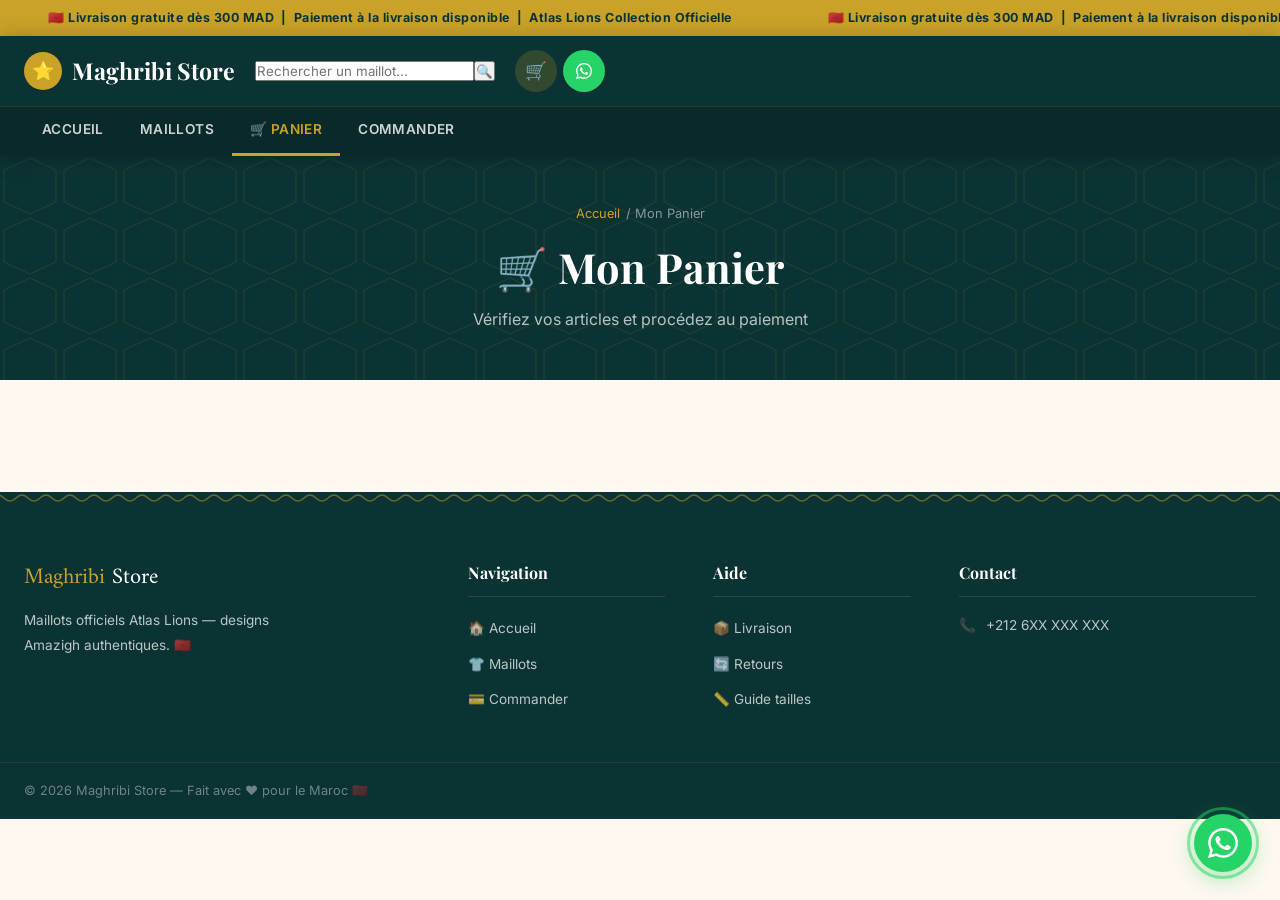
<file: cart.html>
<!DOCTYPE html>
<html lang="fr">
<head>
  <meta charset="UTF-8"/><meta name="viewport" content="width=device-width, initial-scale=1.0"/>
  <title>Mon Panier — Maghribi Store 🇲🇦</title>
  <link rel="stylesheet" href="css/style.css"/>
</head>
<body>

<div class="announce-bar"><div class="announce-track"><span>🇲🇦 Livraison gratuite dès 300 MAD &nbsp;|&nbsp; Paiement à la livraison disponible &nbsp;|&nbsp; Atlas Lions Collection Officielle</span><span>🇲🇦 Livraison gratuite dès 300 MAD &nbsp;|&nbsp; Paiement à la livraison disponible &nbsp;|&nbsp; Atlas Lions Collection Officielle</span></div></div>

<header class="site-header">
  <div class="header-main">
    <a href="index.html" class="navbar-brand">
       <span class="logo-star">⭐</span>
       <span class="logo-text">Maghribi Store</span>
    </a>
    <div class="header-search"><input type="text" placeholder="Rechercher un maillot..."/><button type="button">🔍</button></div>
    <div class="header-icons">
      <a href="cart.html" class="h-icon-btn" style="background:rgba(201,162,39,.2);color:var(--gold)">🛒 <span class="icon-badge cart-count-badge" style="display:none">0</span></a>
      <a href="#" class="h-icon-btn wa-btn" id="wa-header" target="_blank">
        <svg viewBox="0 0 24 24" width="16" height="16" fill="currentColor"><path d="M17.472 14.382c-.297-.149-1.758-.867-2.03-.967-.273-.099-.471-.148-.67.15-.197.297-.767.966-.94 1.164-.173.199-.347.223-.644.075-.297-.15-1.255-.463-2.39-1.475-.883-.788-1.48-1.761-1.653-2.059-.173-.297-.018-.458.13-.606.134-.133.298-.347.446-.52.149-.174.198-.298.298-.497.099-.198.05-.371-.025-.52-.075-.149-.669-1.612-.916-2.207-.242-.579-.487-.5-.669-.51-.173-.008-.371-.01-.57-.01-.198 0-.52.074-.792.372-.272.297-1.04 1.016-1.04 2.479 0 1.462 1.065 2.875 1.213 3.074.149.198 2.096 3.2 5.077 4.487.709.306 1.262.489 1.694.625.712.227 1.36.195 1.871.118.571-.085 1.758-.719 2.006-1.413.248-.694.248-1.289.173-1.413-.074-.124-.272-.198-.57-.347m-5.421 7.403h-.004a9.87 9.87 0 01-5.031-1.378l-.361-.214-3.741.982.998-3.648-.235-.374a9.86 9.86 0 01-1.51-5.26c.001-5.45 4.436-9.884 9.888-9.884 2.64 0 5.122 1.03 6.988 2.898a9.825 9.825 0 012.893 6.994c-.003 5.45-4.437 9.884-9.885 9.884m8.413-18.297A11.815 11.815 0 0012.05 0C5.495 0 .16 5.335.157 11.892c0 2.096.547 4.142 1.588 5.945L.057 24l6.305-1.654a11.882 11.882 0 005.683 1.448h.005c6.554 0 11.89-5.335 11.893-11.893a11.821 11.821 0 00-3.48-8.413z"/></svg>
      </a>
      <button class="mob-menu-btn" id="mob-menu-btn"><span></span><span></span><span></span></button>
    </div>
  </div>
  <nav class="header-nav">
    <div class="header-nav-inner">
      <a href="index.html" class="nav-link">Accueil</a>
      <a href="index.html#produits" class="nav-link">Maillots</a>
      <a href="cart.html" class="nav-link active">🛒 Panier</a>
      <a href="checkout.html" class="nav-link">Commander</a>
    </div>
    <div class="mob-drawer" id="mob-drawer">
      <a href="index.html" class="nav-link">🏠 Accueil</a>
      <a href="index.html#produits" class="nav-link">👕 Maillots</a>
      <a href="cart.html" class="nav-link">🛒 Panier</a>
      <a href="checkout.html" class="nav-link">💳 Commander</a>
    </div>
  </nav>
</header>

<section class="page-hero">
  <div class="breadcrumb"><a href="index.html">Accueil</a> / Mon Panier</div>
  <h1>🛒 Mon Panier</h1>
  <p>Vérifiez vos articles et procédez au paiement</p>
</section>

<section class="page-section">
  <div class="cart-layout" id="cart-layout"><!-- JS --></div>
</section>

<footer class="site-footer">
  <div class="footer-zellige"></div>
  <div class="footer-main">
    <div class="footer-brand"><div class="logo-name" style="font-family:var(--font-arabic);font-size:1.4rem;color:var(--white);margin-bottom:12px;"><span style="color:var(--gold)">Maghribi</span> Store</div><p>Maillots officiels Atlas Lions — designs Amazigh authentiques. 🇲🇦</p></div>
    <div class="footer-col"><h5>Navigation</h5><ul><li><a href="index.html">🏠 Accueil</a></li><li><a href="index.html#produits">👕 Maillots</a></li><li><a href="checkout.html">💳 Commander</a></li></ul></div>
    <div class="footer-col"><h5>Aide</h5><ul><li><a href="#">📦 Livraison</a></li><li><a href="#">🔄 Retours</a></li><li><a href="#">📏 Guide tailles</a></li></ul></div>
    <div class="footer-col"><h5>Contact</h5><div class="footer-contact-item"><span>📞</span><span>+212 6XX XXX XXX</span></div></div>
  </div>
  <div class="footer-bottom">© 2026 Maghribi Store — Fait avec ❤️ pour le Maroc 🇲🇦</div>
</footer>

<a href="#" class="wa-float" id="wa-float" target="_blank">
  <div class="wa-pulse"></div>
  <div class="wa-tooltip">💬 Commander sur WhatsApp</div>
  <svg viewBox="0 0 24 24"><path fill="white" d="M17.472 14.382c-.297-.149-1.758-.867-2.03-.967-.273-.099-.471-.148-.67.15-.197.297-.767.966-.94 1.164-.173.199-.347.223-.644.075-.297-.15-1.255-.463-2.39-1.475-.883-.788-1.48-1.761-1.653-2.059-.173-.297-.018-.458.13-.606.134-.133.298-.347.446-.52.149-.174.198-.298.298-.497.099-.198.05-.371-.025-.52-.075-.149-.669-1.612-.916-2.207-.242-.579-.487-.5-.669-.51-.173-.008-.371-.01-.57-.01-.198 0-.52.074-.792.372-.272.297-1.04 1.016-1.04 2.479 0 1.462 1.065 2.875 1.213 3.074.149.198 2.096 3.2 5.077 4.487.709.306 1.262.489 1.694.625.712.227 1.36.195 1.871.118.571-.085 1.758-.719 2.006-1.413.248-.694.248-1.289.173-1.413-.074-.124-.272-.198-.57-.347m-5.421 7.403h-.004a9.87 9.87 0 01-5.031-1.378l-.361-.214-3.741.982.998-3.648-.235-.374a9.86 9.86 0 01-1.51-5.26c.001-5.45 4.436-9.884 9.888-9.884 2.64 0 5.122 1.03 6.988 2.898a9.825 9.825 0 012.893 6.994c-.003 5.45-4.437 9.884-9.885 9.884m8.413-18.297A11.815 11.815 0 0012.05 0C5.495 0 .16 5.335.157 11.892c0 2.096.547 4.142 1.588 5.945L.057 24l6.305-1.654a11.882 11.882 0 005.683 1.448h.005c6.554 0 11.89-5.335 11.893-11.893a11.821 11.821 0 00-3.48-8.413z"/></svg>
</a>

<script src="js/cart.js"></script>
<script src="js/main.js"></script>
<script>
  const WA_PHONE = '212600000000';

  function buildCartWA(){
    const items=Cart.getAll(); if(!items.length) return buildWAURL();
    let msg=`Bonjour 👋 Je veux confirmer ma commande depuis *Maghribi Store* 🇲🇦\n\n🛒 *Détails:*\n`;
    items.forEach(i=>{msg+=`• ${i.name} — Taille: ${i.size} × ${i.qty} = ${i.price*i.qty} د.م.\n`;});
    msg+=`\n💰 *Total: ${Cart.total()} د.م.*\nMerci !`;
    return `https://wa.me/${WA_PHONE}?text=${encodeURIComponent(msg)}`;
  }

  function starsHTML(r){return Array.from({length:5},(_,i)=>`<span style="color:${i<r?'var(--gold)':'#ddd'}">★</span>`).join('');}

  function renderCart(){
    const layout=document.getElementById('cart-layout');
    const items=Cart.getAll();
    if(!items.length){
      layout.innerHTML=`<div class="cart-empty" style="grid-column:1/-1"><div class="empty-icon">🛒</div><h3>Votre panier est vide</h3><p>Vous n'avez pas encore ajouté de maillots.</p><a href="index.html#produits" class="btn btn-teal" style="display:inline-flex;border-radius:50px;">👕 Voir la Collection</a></div>`;
      return;
    }
    const ship=Cart.total()>=300?0:40;
    layout.innerHTML=`
      <div class="cart-items">
        ${items.map(item=>`
          <div class="cart-item">
            <div class="cart-item-img"><img src="${item.image}" alt="${item.name}"/></div>
            <div class="cart-item-info">
              <h4>${item.name}</h4>
              <p>Taille: <strong>${item.size}</strong></p>
              <div class="qty-control">
                <button onclick="updQ('${item.id}','${item.size}',${item.qty-1})">−</button>
                <input value="${item.qty}" readonly style="width:45px;text-align:center;border:none;font-weight:700;outline:none;background:var(--white);"/>
                <button onclick="updQ('${item.id}','${item.size}',${item.qty+1})">+</button>
              </div>
            </div>
            <div style="display:flex;flex-direction:column;align-items:flex-end;gap:10px;">
              <div class="cart-item-price">${item.price*item.qty} <span style="font-family:var(--font-arabic);font-size:.75em">د.م.</span></div>
              <button class="cart-remove-btn" onclick="rmItem('${item.id}','${item.size}')" title="Supprimer">🗑️</button>
            </div>
          </div>`).join('')}
        <div style="display:flex;gap:10px;margin-top:6px;flex-wrap:wrap;">
          <a href="index.html#produits" class="btn btn-outline-gold" style="flex:1;min-width:160px;border-radius:50px;">← Continuer les achats</a>
          <button onclick="if(confirm('Vider le panier ?')){Cart.clear();renderCart();}" class="btn" style="background:var(--grey-light);color:var(--charcoal);border-radius:50px;flex:1;min-width:140px;">🗑️ Vider le panier</button>
        </div>
      </div>
      <div class="summary-box">
        <h3>Résumé de commande</h3>
        <div class="sum-row"><span>Sous-total (${Cart.count()} articles)</span><span>${Cart.total()} د.م.</span></div>
        <div class="sum-row"><span>Livraison</span><span>${ship===0?'🎉 Gratuite':ship+' د.م.'}</span></div>
        ${ship>0?`<div style="background:rgba(201,162,39,.1);border-radius:8px;padding:10px;font-size:.8rem;color:var(--gold-dark);margin-bottom:8px;">Ajoutez ${300-Cart.total()} د.م. pour la livraison gratuite !</div>`:''}
        <div class="sum-row total"><span>Total</span><span>${Cart.total()+ship} <span style="font-family:var(--font-arabic);font-size:.7em">د.م.</span></span></div>
        <a href="checkout.html" class="btn btn-teal btn-full" style="margin-top:14px;border-radius:50px;">💳 Passer la commande →</a>
        <div class="divider-or"><span>ou</span></div>
        <a href="${buildCartWA()}" target="_blank" class="btn btn-wa btn-full" style="border-radius:50px;" id="wa-cart-btn">💬 Commander via WhatsApp</a>
        <p style="text-align:center;margin-top:14px;font-size:.76rem;color:var(--grey);">🔒 Paiement sécurisé &nbsp;|&nbsp; 🚚 Livraison rapide &nbsp;|&nbsp; 🔄 Retour 7 jours</p>
      </div>`;
  }

  function rmItem(id,size){ Cart.remove(id,size); renderCart(); showToast('❌ Article supprimé.','error'); }
  function updQ(id,size,q){ Cart.updateQty(id,size,q); renderCart(); }

  document.getElementById('mob-menu-btn').addEventListener('click',()=>document.getElementById('mob-drawer').classList.toggle('open'));
  const waMain = buildWAURL();
  ['wa-float','wa-header'].forEach(id=>{const el=document.getElementById(id);if(el)el.href=waMain;});
  renderCart();
  Cart.updateBadge();
</script>
</body>
</html>
</file>
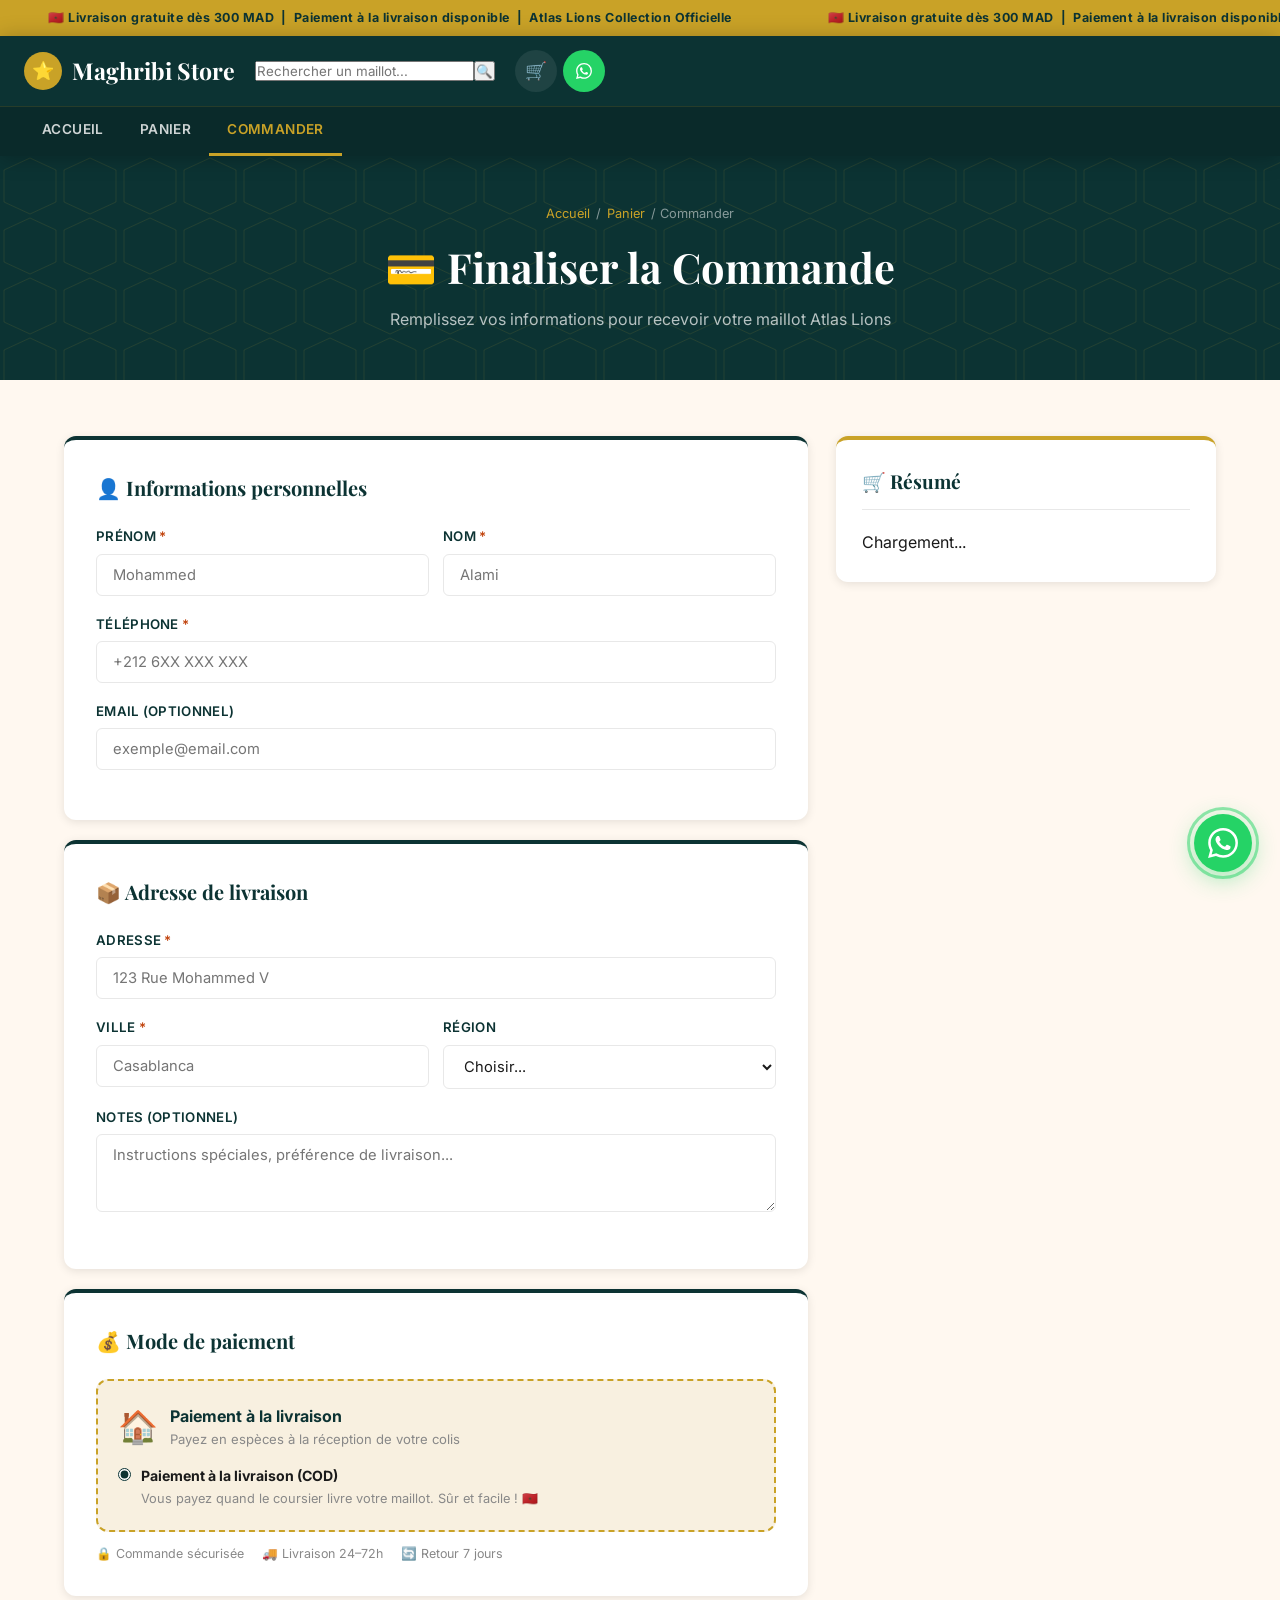
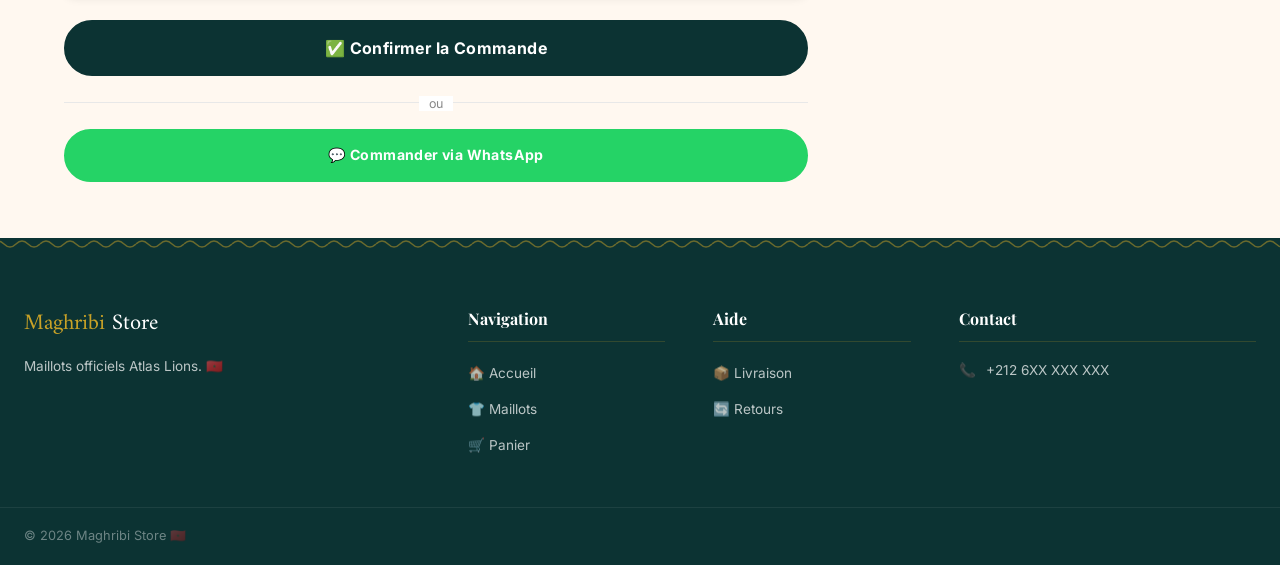
<file: checkout.html>
<!DOCTYPE html>
<html lang="fr">
<head>
  <meta charset="UTF-8"/><meta name="viewport" content="width=device-width, initial-scale=1.0"/>
  <title>Commander — Maghribi Store 🇲🇦</title>
  <link rel="stylesheet" href="css/style.css"/>
</head>
<body>

<div class="announce-bar"><div class="announce-track"><span>🇲🇦 Livraison gratuite dès 300 MAD &nbsp;|&nbsp; Paiement à la livraison disponible &nbsp;|&nbsp; Atlas Lions Collection Officielle</span><span>🇲🇦 Livraison gratuite dès 300 MAD &nbsp;|&nbsp; Paiement à la livraison disponible &nbsp;|&nbsp; Atlas Lions Collection Officielle</span></div></div>

<header class="site-header">
  <div class="header-main">
    <a href="index.html" class="navbar-brand">
       <span class="logo-star">⭐</span>
       <span class="logo-text">Maghribi Store</span>
    </a>
    <div class="header-search"><input type="text" placeholder="Rechercher un maillot..."/><button type="button">🔍</button></div>
    <div class="header-icons">
      <a href="cart.html" class="h-icon-btn">🛒 <span class="icon-badge cart-count-badge" style="display:none">0</span></a>
      <a href="#" class="h-icon-btn wa-btn" id="wa-header" target="_blank">
        <svg viewBox="0 0 24 24" width="16" height="16" fill="currentColor"><path d="M17.472 14.382c-.297-.149-1.758-.867-2.03-.967-.273-.099-.471-.148-.67.15-.197.297-.767.966-.94 1.164-.173.199-.347.223-.644.075-.297-.15-1.255-.463-2.39-1.475-.883-.788-1.48-1.761-1.653-2.059-.173-.297-.018-.458.13-.606.134-.133.298-.347.446-.52.149-.174.198-.298.298-.497.099-.198.05-.371-.025-.52-.075-.149-.669-1.612-.916-2.207-.242-.579-.487-.5-.669-.51-.173-.008-.371-.01-.57-.01-.198 0-.52.074-.792.372-.272.297-1.04 1.016-1.04 2.479 0 1.462 1.065 2.875 1.213 3.074.149.198 2.096 3.2 5.077 4.487.709.306 1.262.489 1.694.625.712.227 1.36.195 1.871.118.571-.085 1.758-.719 2.006-1.413.248-.694.248-1.289.173-1.413-.074-.124-.272-.198-.57-.347m-5.421 7.403h-.004a9.87 9.87 0 01-5.031-1.378l-.361-.214-3.741.982.998-3.648-.235-.374a9.86 9.86 0 01-1.51-5.26c.001-5.45 4.436-9.884 9.888-9.884 2.64 0 5.122 1.03 6.988 2.898a9.825 9.825 0 012.893 6.994c-.003 5.45-4.437 9.884-9.885 9.884m8.413-18.297A11.815 11.815 0 0012.05 0C5.495 0 .16 5.335.157 11.892c0 2.096.547 4.142 1.588 5.945L.057 24l6.305-1.654a11.882 11.882 0 005.683 1.448h.005c6.554 0 11.89-5.335 11.893-11.893a11.821 11.821 0 00-3.48-8.413z"/></svg>
      </a>
      <button class="mob-menu-btn" id="mob-menu-btn"><span></span><span></span><span></span></button>
    </div>
  </div>
  <nav class="header-nav">
    <div class="header-nav-inner">
      <a href="index.html" class="nav-link">Accueil</a>
      <a href="cart.html" class="nav-link">Panier</a>
      <a href="checkout.html" class="nav-link active">Commander</a>
    </div>
    <div class="mob-drawer" id="mob-drawer">
      <a href="index.html" class="nav-link">🏠 Accueil</a>
      <a href="cart.html" class="nav-link">🛒 Panier</a>
      <a href="checkout.html" class="nav-link">💳 Commander</a>
    </div>
  </nav>
</header>

<section class="page-hero">
  <div class="breadcrumb"><a href="index.html">Accueil</a> / <a href="cart.html">Panier</a> / Commander</div>
  <h1>💳 Finaliser la Commande</h1>
  <p>Remplissez vos informations pour recevoir votre maillot Atlas Lions</p>
</section>

<section class="page-section">
  <div class="checkout-layout">
    <div>
      <form id="checkout-form" novalidate>
        <!-- Personal Info -->
        <div class="form-card">
          <h2>👤 Informations personnelles</h2>
          <div class="form-row-2">
            <div class="form-group"><label>Prénom <span class="req">*</span></label><input type="text" name="firstName" class="form-control" placeholder="Mohammed" required/></div>
            <div class="form-group"><label>Nom <span class="req">*</span></label><input type="text" name="lastName" class="form-control" placeholder="Alami" required/></div>
          </div>
          <div class="form-group"><label>Téléphone <span class="req">*</span></label><input type="tel" name="phone" class="form-control" placeholder="+212 6XX XXX XXX" required/></div>
          <div class="form-group"><label>Email (optionnel)</label><input type="email" name="email" class="form-control" placeholder="exemple@email.com"/></div>
        </div>
        <!-- Address -->
        <div class="form-card">
          <h2>📦 Adresse de livraison</h2>
          <div class="form-group"><label>Adresse <span class="req">*</span></label><input type="text" name="address" class="form-control" placeholder="123 Rue Mohammed V" required/></div>
          <div class="form-row-2">
            <div class="form-group"><label>Ville <span class="req">*</span></label><input type="text" name="city" class="form-control" placeholder="Casablanca" required/></div>
            <div class="form-group"><label>Région</label>
              <select name="region" class="form-control">
                <option value="">Choisir...</option>
                <option>Casablanca-Settat</option><option>Rabat-Salé-Kénitra</option><option>Marrakech-Safi</option>
                <option>Fès-Meknès</option><option>Oriental</option><option>Souss-Massa</option>
                <option>Béni Mellal-Khénifra</option><option>Tanger-Tétouan-Al Hoceïma</option>
                <option>Drâa-Tafilalet</option><option>Laâyoune-Sakia El Hamra</option>
              </select>
            </div>
          </div>
          <div class="form-group"><label>Notes (optionnel)</label><textarea name="notes" class="form-control" rows="3" placeholder="Instructions spéciales, préférence de livraison..."></textarea></div>
        </div>
        <!-- Payment -->
        <div class="form-card">
          <h2>💰 Mode de paiement</h2>
          <div style="background:var(--ivory-mid);border-radius:var(--r-md);padding:20px;border:2px dashed var(--gold);">
            <div style="display:flex;align-items:center;gap:12px;margin-bottom:12px;">
              <span style="font-size:2rem;">🏠</span>
              <div><h4 style="font-weight:700;color:var(--teal)">Paiement à la livraison</h4><p style="font-size:.82rem;color:var(--grey)">Payez en espèces à la réception de votre colis</p></div>
            </div>
            <label style="display:flex;align-items:flex-start;gap:10px;cursor:pointer;">
              <input type="radio" name="payment" value="cod" checked style="margin-top:3px;accent-color:var(--teal);"/>
              <span style="font-size:.88rem;line-height:1.6;"><strong>Paiement à la livraison (COD)</strong><br/><span style="color:var(--grey);font-size:.8rem;">Vous payez quand le coursier livre votre maillot. Sûr et facile ! 🇲🇦</span></span>
            </label>
          </div>
          <p style="font-size:.78rem;color:var(--grey);margin-top:12px;display:flex;gap:18px;flex-wrap:wrap;">
            <span>🔒 Commande sécurisée</span><span>🚚 Livraison 24–72h</span><span>🔄 Retour 7 jours</span>
          </p>
        </div>
        <button type="submit" id="submit-btn" class="btn btn-teal btn-full" style="font-size:1rem;padding:16px;border-radius:50px;margin-top:4px;">✅ Confirmer la Commande</button>
        <div class="divider-or"><span>ou</span></div>
        <a href="#" class="btn btn-wa btn-full" id="wa-checkout-btn" target="_blank" style="border-radius:50px;">💬 Commander via WhatsApp</a>
      </form>
    </div>

    <!-- Summary -->
    <div class="summary-box" id="checkout-summary">
      <h3>🛒 Résumé</h3>
      <div id="checkout-items">Chargement...</div>
    </div>
  </div>
</section>

<footer class="site-footer">
  <div class="footer-zellige"></div>
  <div class="footer-main">
    <div class="footer-brand"><div class="logo-name" style="font-family:var(--font-arabic);font-size:1.4rem;color:var(--white);margin-bottom:12px;"><span style="color:var(--gold)">Maghribi</span> Store</div><p>Maillots officiels Atlas Lions. 🇲🇦</p></div>
    <div class="footer-col"><h5>Navigation</h5><ul><li><a href="index.html">🏠 Accueil</a></li><li><a href="index.html#produits">👕 Maillots</a></li><li><a href="cart.html">🛒 Panier</a></li></ul></div>
    <div class="footer-col"><h5>Aide</h5><ul><li><a href="#">📦 Livraison</a></li><li><a href="#">🔄 Retours</a></li></ul></div>
    <div class="footer-col"><h5>Contact</h5><div class="footer-contact-item"><span>📞</span><span>+212 6XX XXX XXX</span></div></div>
  </div>
  <div class="footer-bottom">© 2026 Maghribi Store 🇲🇦</div>
</footer>

<a href="#" class="wa-float" id="wa-float" target="_blank">
  <div class="wa-pulse"></div>
  <div class="wa-tooltip">💬 WhatsApp</div>
  <svg viewBox="0 0 24 24"><path fill="white" d="M17.472 14.382c-.297-.149-1.758-.867-2.03-.967-.273-.099-.471-.148-.67.15-.197.297-.767.966-.94 1.164-.173.199-.347.223-.644.075-.297-.15-1.255-.463-2.39-1.475-.883-.788-1.48-1.761-1.653-2.059-.173-.297-.018-.458.13-.606.134-.133.298-.347.446-.52.149-.174.198-.298.298-.497.099-.198.05-.371-.025-.52-.075-.149-.669-1.612-.916-2.207-.242-.579-.487-.5-.669-.51-.173-.008-.371-.01-.57-.01-.198 0-.52.074-.792.372-.272.297-1.04 1.016-1.04 2.479 0 1.462 1.065 2.875 1.213 3.074.149.198 2.096 3.2 5.077 4.487.709.306 1.262.489 1.694.625.712.227 1.36.195 1.871.118.571-.085 1.758-.719 2.006-1.413.248-.694.248-1.289.173-1.413-.074-.124-.272-.198-.57-.347m-5.421 7.403h-.004a9.87 9.87 0 01-5.031-1.378l-.361-.214-3.741.982.998-3.648-.235-.374a9.86 9.86 0 01-1.51-5.26c.001-5.45 4.436-9.884 9.888-9.884 2.64 0 5.122 1.03 6.988 2.898a9.825 9.825 0 012.893 6.994c-.003 5.45-4.437 9.884-9.885 9.884m8.413-18.297A11.815 11.815 0 0012.05 0C5.495 0 .16 5.335.157 11.892c0 2.096.547 4.142 1.588 5.945L.057 24l6.305-1.654a11.882 11.882 0 005.683 1.448h.005c6.554 0 11.89-5.335 11.893-11.893a11.821 11.821 0 00-3.48-8.413z"/></svg>
</a>

<script src="js/cart.js"></script>
<script src="js/main.js"></script>
<script>
  const WA_PHONE = '212600000000';

  function renderCheckoutSummary(){
    const items=Cart.getAll();
    const el=document.getElementById('checkout-items');
    const ship=Cart.total()>=300?0:40;
    if(!items.length){ el.innerHTML=`<p style="color:var(--grey);text-align:center;padding:20px;">Panier vide. <a href="index.html#produits" class="btn btn-teal btn-sm" style="display:inline-flex;margin-top:10px;border-radius:50px;">Voir les maillots</a></p>`; return; }
    el.innerHTML=`
      ${items.map(i=>`
        <div style="display:flex;gap:12px;align-items:center;margin-bottom:14px;">
          <div style="width:58px;height:58px;border-radius:8px;overflow:hidden;background:var(--ivory-dark);flex-shrink:0;"><img src="${i.image}" alt="${i.name}" style="width:100%;height:100%;object-fit:cover;"/></div>
          <div style="flex:1;"><div style="font-weight:600;font-size:.88rem;">${i.name}</div><div style="font-size:.78rem;color:var(--grey);">Taille: ${i.size} × ${i.qty}</div><div style="font-weight:700;color:var(--gold-dark);">${i.price*i.qty} د.م.</div></div>
        </div>`).join('')}
      <div style="border-top:1px solid var(--grey-light);padding-top:14px;margin-top:8px;">
        <div class="sum-row"><span>Sous-total</span><span>${Cart.total()} د.م.</span></div>
        <div class="sum-row"><span>Livraison</span><span>${ship===0?'🎉 Gratuite':ship+' د.م.'}</span></div>
        <div class="sum-row total"><span>Total</span><span>${Cart.total()+ship} <span style="font-family:var(--font-arabic);font-size:.7em">د.م.</span></span></div>
      </div>`;
  }

  function buildCheckoutWA(data){
    const items=Cart.getAll();
    const ship=Cart.total()>=300?0:40;
    let msg=`Bonjour 👋 Je veux finaliser ma commande depuis *Maghribi Store* 🇲🇦\n\n`;
    msg+=`👤 *Nom:* ${data.firstName||''} ${data.lastName||''}\n📞 *Tél:* ${data.phone||''}\n📍 *Adresse:* ${data.address||''}, ${data.city||''}\n\n🛒 *Commande:*\n`;
    items.forEach(i=>{msg+=`• ${i.name} — Taille: ${i.size} × ${i.qty} = ${i.price*i.qty} د.م.\n`;});
    msg+=`\n🚚 Livraison: ${ship===0?'Gratuite':ship+' د.م.'}\n💰 *Total: ${Cart.total()+ship} د.م.* (paiement à la livraison)\n`;
    if(data.notes) msg+=`\n📝 Notes: ${data.notes}`;
    msg+=`\nMerci ! 🌟`;
    return `https://wa.me/${WA_PHONE}?text=${encodeURIComponent(msg)}`;
  }

  document.getElementById('checkout-form').addEventListener('submit',function(e){
    e.preventDefault();
    const fd=new FormData(this); const data=Object.fromEntries(fd.entries());
    const req=['firstName','lastName','phone','address','city'];
    let valid=true;
    req.forEach(k=>{
      const inp=this.querySelector(`[name="${k}"]`);
      if(!data[k]||!data[k].trim()){ inp.style.borderColor='var(--terracotta)'; if(valid){inp.focus();} valid=false; }
      else inp.style.borderColor='';
    });
    if(!valid){ showToast('❌ Veuillez remplir tous les champs obligatoires.','error'); return; }
    if(!Cart.getAll().length){ showToast('❌ Votre panier est vide !','error'); return; }
    const ship=Cart.total()>=300?0:40;
    const order={...data,items:Cart.getAll(),total:Cart.total()+ship,orderId:'MS-'+Date.now().toString().slice(-6),date:new Date().toLocaleDateString('fr-MA')};
    localStorage.setItem('maghribi_last_order',JSON.stringify(order));
    const btn=document.getElementById('submit-btn');
    btn.textContent='⏳ Traitement...'; btn.disabled=true;
    setTimeout(()=>{ Cart.clear(); window.location.href='thankyou.html'; },1200);
  });

  document.getElementById('wa-checkout-btn').addEventListener('click',function(e){
    e.preventDefault();
    const data=Object.fromEntries(new FormData(document.getElementById('checkout-form')).entries());
    window.open(buildCheckoutWA(data),'_blank');
  });

  document.getElementById('mob-menu-btn').addEventListener('click',()=>document.getElementById('mob-drawer').classList.toggle('open'));
  const waMain=buildWAURL();
  ['wa-float','wa-header'].forEach(id=>{const el=document.getElementById(id);if(el)el.href=waMain;});
  renderCheckoutSummary();
  Cart.updateBadge();
</script>
</body>
</html>
</file>
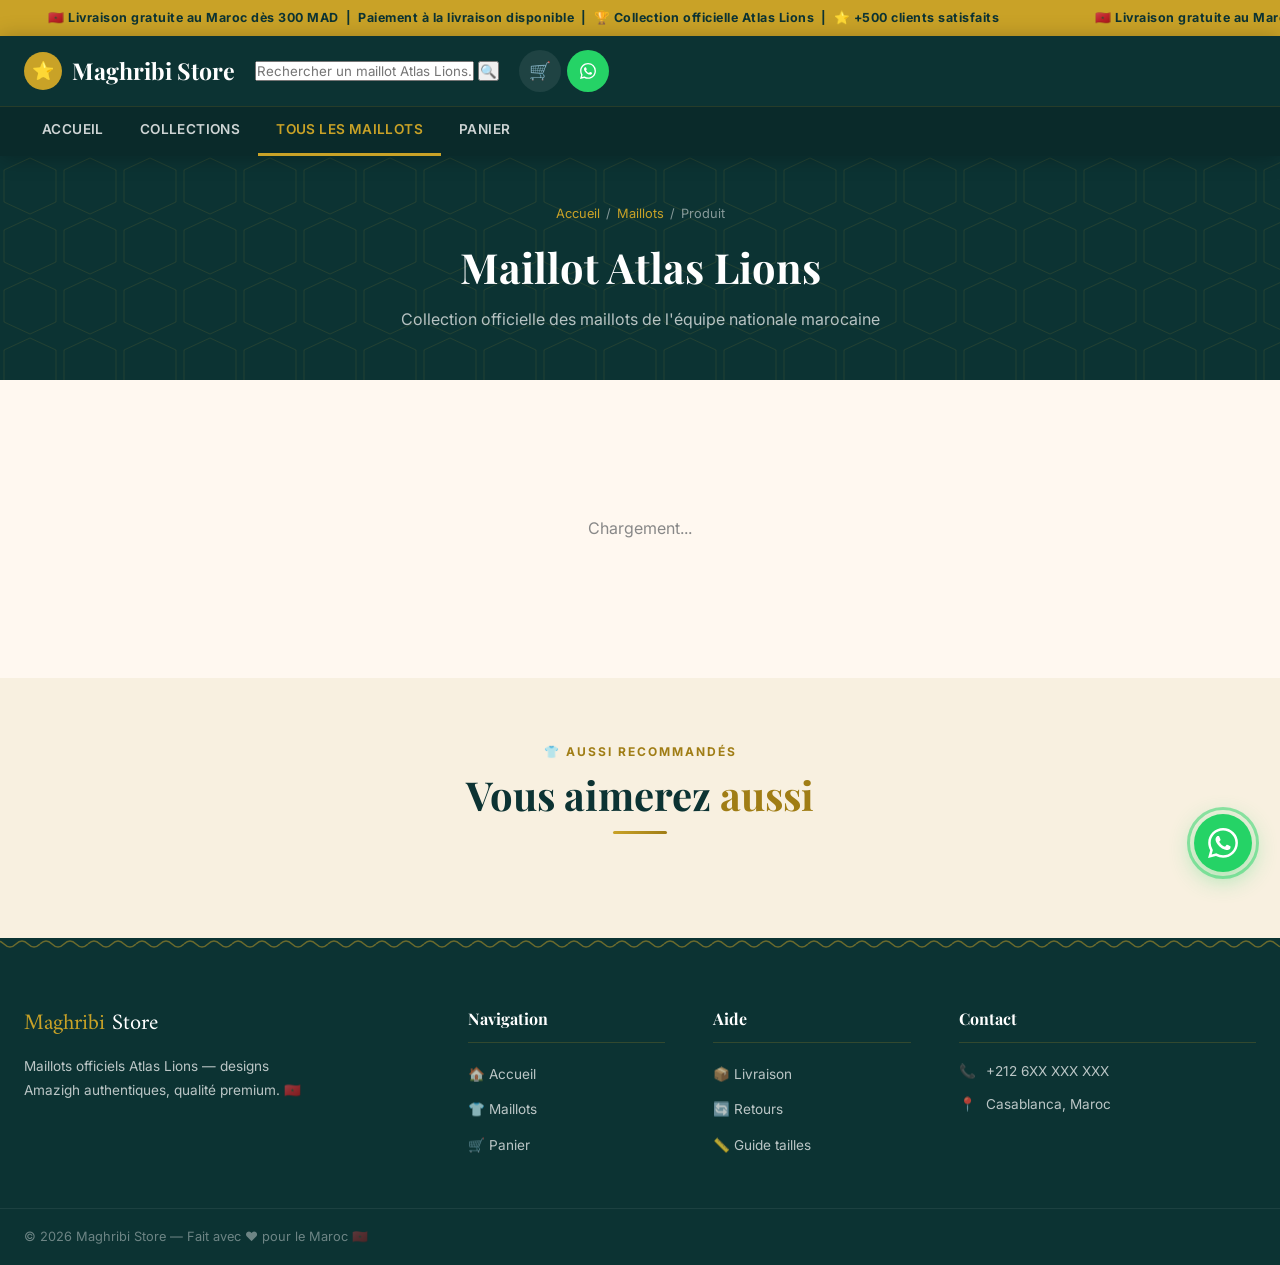
<file: product.html>
<!DOCTYPE html>
<html lang="fr">
<head>
  <meta charset="UTF-8"/>
  <meta name="viewport" content="width=device-width, initial-scale=1.0"/>
  <meta name="description" content="Détails produit — Maghribi Store. Maillots officiels Atlas Lions."/>
  <title>Produit — Maghribi Store 🇲🇦</title>
  <link rel="stylesheet" href="css/style.css"/>
  <style>
    .product-detail-grid { display:grid; grid-template-columns:1fr 1fr; gap:52px; align-items:start; padding:56px 24px; max-width:1200px; margin:0 auto; }
    .pdp-img-main { background:var(--ivory-dark); border-radius:var(--r-lg); overflow:hidden; height:480px; display:flex; align-items:center; justify-content:center; }
    .pdp-img-main img { width:100%; height:100%; object-fit:cover; }
    .pdp-thumbs { display:flex; gap:10px; margin-top:12px; }
    .pdp-thumb { width:72px; height:72px; border-radius:var(--r-sm); overflow:hidden; background:var(--ivory-dark); cursor:pointer; border:2px solid transparent; transition:var(--ease); }
    .pdp-thumb:hover, .pdp-thumb.active { border-color:var(--gold); }
    .pdp-thumb img { width:100%; height:100%; object-fit:cover; }
    .pdp-info .cat-tag { font-size:.75rem; text-transform:uppercase; letter-spacing:2px; color:var(--gold-dark); font-weight:700; margin-bottom:8px; }
    .pdp-info h1 { font-family:var(--font-head); font-size:clamp(1.6rem,3vw,2.3rem); color:var(--teal); margin-bottom:10px; }
    .pdp-price { font-family:var(--font-head); font-size:2rem; color:var(--teal); font-weight:700; margin:14px 0; }
    .pdp-price .old { font-size:.95rem; color:var(--grey); text-decoration:line-through; margin-left:10px; font-weight:400; }
    .pdp-desc { color:var(--grey-dark); line-height:1.8; font-size:.93rem; margin-bottom:22px; }
    .size-label { font-weight:700; font-size:.83rem; text-transform:uppercase; letter-spacing:.3px; color:var(--teal); display:block; margin-bottom:10px; }
    .size-opts { display:flex; gap:8px; flex-wrap:wrap; margin-bottom:20px; }
    .size-btn { width:46px; height:46px; border:2px solid var(--grey-light); background:var(--white); border-radius:var(--r-sm); cursor:pointer; font-weight:700; font-size:.9rem; transition:var(--ease); }
    .size-btn:hover, .size-btn.active { border-color:var(--teal); background:var(--teal); color:var(--gold); }
    .qty-row { display:flex; align-items:center; gap:16px; margin-bottom:22px; }
    .qty-row label { font-weight:700; font-size:.83rem; text-transform:uppercase; color:var(--teal); }
    .pdp-cta { display:grid; grid-template-columns:1fr 1fr; gap:10px; margin-bottom:20px; }
    .pdp-feature { display:flex; align-items:center; gap:10px; font-size:.87rem; color:var(--grey-dark); margin-bottom:8px; }
    .pdp-feature span:first-child { color:var(--gold-dark); font-size:1rem; }
    .related-section { padding:60px 24px; background:var(--ivory-mid); }
    @media(max-width:800px){ .product-detail-grid{grid-template-columns:1fr;} .pdp-img-main{height:300px;} .pdp-cta{grid-template-columns:1fr;} }
  </style>
</head>
<body>

<!-- ANNOUNCE BAR -->
<div class="announce-bar">
  <div class="announce-track">
    <span>🇲🇦 Livraison gratuite au Maroc dès 300 MAD &nbsp;|&nbsp; Paiement à la livraison disponible &nbsp;|&nbsp; 🏆 Collection officielle Atlas Lions &nbsp;|&nbsp; ⭐ +500 clients satisfaits</span>
    <span>🇲🇦 Livraison gratuite au Maroc dès 300 MAD &nbsp;|&nbsp; Paiement à la livraison disponible &nbsp;|&nbsp; 🏆 Collection officielle Atlas Lions &nbsp;|&nbsp; ⭐ +500 clients satisfaits</span>
  </div>
</div>

<!-- HEADER -->
<header class="site-header">
  <div class="header-main">
    <a href="index.html" class="navbar-brand">
       <span class="logo-star">⭐</span>
       <span class="logo-text">Maghribi Store</span>
    </a>
    <div class="header-search">
      <input type="text" placeholder="Rechercher un maillot Atlas Lions..." id="search-input"/>
      <button type="button">🔍</button>
    </div>
    <div class="header-icons">
      <a href="cart.html" class="h-icon-btn" title="Panier">🛒 <span class="icon-badge cart-count-badge" style="display:none">0</span></a>
      <a href="#" class="h-icon-btn wa-btn" id="wa-header" target="_blank">
        <svg viewBox="0 0 24 24" width="16" height="16" fill="currentColor"><path d="M17.472 14.382c-.297-.149-1.758-.867-2.03-.967-.273-.099-.471-.148-.67.15-.197.297-.767.966-.94 1.164-.173.199-.347.223-.644.075-.297-.15-1.255-.463-2.39-1.475-.883-.788-1.48-1.761-1.653-2.059-.173-.297-.018-.458.13-.606.134-.133.298-.347.446-.52.149-.174.198-.298.298-.497.099-.198.05-.371-.025-.52-.075-.149-.669-1.612-.916-2.207-.242-.579-.487-.5-.669-.51-.173-.008-.371-.01-.57-.01-.198 0-.52.074-.792.372-.272.297-1.04 1.016-1.04 2.479 0 1.462 1.065 2.875 1.213 3.074.149.198 2.096 3.2 5.077 4.487.709.306 1.262.489 1.694.625.712.227 1.36.195 1.871.118.571-.085 1.758-.719 2.006-1.413.248-.694.248-1.289.173-1.413-.074-.124-.272-.198-.57-.347m-5.421 7.403h-.004a9.87 9.87 0 01-5.031-1.378l-.361-.214-3.741.982.998-3.648-.235-.374a9.86 9.86 0 01-1.51-5.26c.001-5.45 4.436-9.884 9.888-9.884 2.64 0 5.122 1.03 6.988 2.898a9.825 9.825 0 012.893 6.994c-.003 5.45-4.437 9.884-9.885 9.884m8.413-18.297A11.815 11.815 0 0012.05 0C5.495 0 .16 5.335.157 11.892c0 2.096.547 4.142 1.588 5.945L.057 24l6.305-1.654a11.882 11.882 0 005.683 1.448h.005c6.554 0 11.89-5.335 11.893-11.893a11.821 11.821 0 00-3.48-8.413z"/></svg>
      </a>
      <button class="mob-menu-btn" id="mob-menu-btn"><span></span><span></span><span></span></button>
    </div>
  </div>
  <nav class="header-nav">
    <div class="header-nav-inner">
      <a href="index.html" class="nav-link">Accueil</a>
      <a href="index.html#categories" class="nav-link">Collections</a>
      <a href="index.html#produits" class="nav-link active">Tous les maillots</a>
      <a href="cart.html" class="nav-link">Panier</a>
    </div>
    <div class="mob-drawer" id="mob-drawer">
      <a href="index.html" class="nav-link">🏠 Accueil</a>
      <a href="index.html#produits" class="nav-link">👕 Maillots</a>
      <a href="cart.html" class="nav-link">🛒 Panier</a>
    </div>
  </nav>
</header>

<!-- PAGE HERO -->
<section class="page-hero">
  <div class="breadcrumb"><a href="index.html">Accueil</a> / <a href="index.html#produits">Maillots</a> / <span id="bc-name">Produit</span></div>
  <h1 id="page-title">Maillot Atlas Lions</h1>
  <p>Collection officielle des maillots de l'équipe nationale marocaine</p>
</section>

<!-- PRODUCT DETAIL -->
<div class="product-detail-grid" id="product-detail">
  <div style="grid-column:1/-1;text-align:center;padding:80px;color:var(--grey);">Chargement...</div>
</div>

<!-- RELATED -->
<section class="related-section">
  <div style="max-width:1200px;margin:0 auto;">
    <div class="sec-header reveal">
      <div class="sec-tag">👕 Aussi recommandés</div>
      <h2>Vous aimerez <em>aussi</em></h2>
      <div class="sec-divider"></div>
    </div>
    <div class="products-grid" id="related-grid"></div>
  </div>
</section>

<!-- FOOTER -->
<footer class="site-footer">
  <div class="footer-zellige"></div>
  <div class="footer-main">
    <div class="footer-brand">
      <div class="logo-name" style="font-family:var(--font-arabic);font-size:1.4rem;color:var(--white);margin-bottom:12px;"><span style="color:var(--gold)">Maghribi</span> Store</div>
      <p>Maillots officiels Atlas Lions — designs Amazigh authentiques, qualité premium. 🇲🇦</p>
    </div>
    <div class="footer-col"><h5>Navigation</h5><ul><li><a href="index.html">🏠 Accueil</a></li><li><a href="index.html#produits">👕 Maillots</a></li><li><a href="cart.html">🛒 Panier</a></li></ul></div>
    <div class="footer-col"><h5>Aide</h5><ul><li><a href="#">📦 Livraison</a></li><li><a href="#">🔄 Retours</a></li><li><a href="#">📏 Guide tailles</a></li></ul></div>
    <div class="footer-col"><h5>Contact</h5><div class="footer-contact-item"><span>📞</span><span>+212 6XX XXX XXX</span></div><div class="footer-contact-item"><span>📍</span><span>Casablanca, Maroc</span></div></div>
  </div>
  <div class="footer-bottom">© 2026 Maghribi Store — Fait avec ❤️ pour le Maroc 🇲🇦</div>
</footer>

<!-- WA FLOAT -->
<a href="#" class="wa-float" id="wa-float" target="_blank">
  <div class="wa-pulse"></div>
  <div class="wa-tooltip">💬 Commander sur WhatsApp</div>
  <svg viewBox="0 0 24 24"><path fill="white" d="M17.472 14.382c-.297-.149-1.758-.867-2.03-.967-.273-.099-.471-.148-.67.15-.197.297-.767.966-.94 1.164-.173.199-.347.223-.644.075-.297-.15-1.255-.463-2.39-1.475-.883-.788-1.48-1.761-1.653-2.059-.173-.297-.018-.458.13-.606.134-.133.298-.347.446-.52.149-.174.198-.298.298-.497.099-.198.05-.371-.025-.52-.075-.149-.669-1.612-.916-2.207-.242-.579-.487-.5-.669-.51-.173-.008-.371-.01-.57-.01-.198 0-.52.074-.792.372-.272.297-1.04 1.016-1.04 2.479 0 1.462 1.065 2.875 1.213 3.074.149.198 2.096 3.2 5.077 4.487.709.306 1.262.489 1.694.625.712.227 1.36.195 1.871.118.571-.085 1.758-.719 2.006-1.413.248-.694.248-1.289.173-1.413-.074-.124-.272-.198-.57-.347m-5.421 7.403h-.004a9.87 9.87 0 01-5.031-1.378l-.361-.214-3.741.982.998-3.648-.235-.374a9.86 9.86 0 01-1.51-5.26c.001-5.45 4.436-9.884 9.888-9.884 2.64 0 5.122 1.03 6.988 2.898a9.825 9.825 0 012.893 6.994c-.003 5.45-4.437 9.884-9.885 9.884m8.413-18.297A11.815 11.815 0 0012.05 0C5.495 0 .16 5.335.157 11.892c0 2.096.547 4.142 1.588 5.945L.057 24l6.305-1.654a11.882 11.882 0 005.683 1.448h.005c6.554 0 11.89-5.335 11.893-11.893a11.821 11.821 0 00-3.48-8.413z"/></svg>
</a>

<!-- CART SIDEBAR (NEW) -->
<div class="panel-overlay" id="cart-overlay" onclick="closeCart()" style="display:none;position:fixed;top:0;left:0;right:0;bottom:0;background:rgba(0,0,0,0.5);z-index:9999;"></div>
<div class="side-panel" id="cart-sidebar" style="position:fixed;top:0;right:-100%;width:100%;max-width:400px;height:100%;background:var(--ivory);z-index:10000;box-shadow:-5px 0 20px rgba(0,0,0,.15);transition:right .3s ease;display:flex;flex-direction:column;">
  <div style="padding:20px;background:var(--teal);color:var(--gold);display:flex;justify-content:space-between;align-items:center;">
    <h3 style="font-family:var(--font-h);font-size:1.3rem;margin:0">🛒 Mon Panier</h3>
    <button onclick="closeCart()" style="background:none;border:none;color:var(--ivory);font-size:1.5rem;cursor:pointer;">✕</button>
  </div>
  <div id="cart-items" style="flex:1;overflow-y:auto;padding:20px;display:flex;flex-direction:column;gap:15px;"></div>
  <div style="padding:20px;background:#fff;border-top:1px solid #eee;">
    <div style="display:flex;justify-content:space-between;margin-bottom:15px;font-size:1.2rem;color:var(--teal);">
      <strong>Total:</strong>
      <strong id="cart-total-mad">0 MAD</strong>
    </div>
    <button onclick="checkoutCartWhatsApp()" class="btn btn-wa" style="width:100%;justify-content:center;padding:14px;font-size:1.1rem;margin-bottom:10px;">💬 Commander sur WhatsApp</button>
    <button onclick="Cart.clear(); renderCart();" class="btn btn-outline" style="width:100%;justify-content:center;">🗑️ Vider le panier</button>
  </div>
</div>

<script src="js/cart.js"></script>
<script src="js/main.js"></script>
<script>
  let currentProduct = null, selectedSize = 'M', qty = 1;

  function getParam(k){ return new URLSearchParams(window.location.search).get(k); }

  function renderProductPage(){
    const id = getParam('id') || PRODUCTS[0].id;
    currentProduct = PRODUCTS.find(p=>p.id===id) || PRODUCTS[0];
    const p = currentProduct;
    document.title = `${p.name} — Maghribi Store 🇲🇦`;
    document.getElementById('bc-name').textContent = p.name;
    document.getElementById('page-title').textContent = p.name;

    const waURL = buildWAURL(p);
    ['wa-float','wa-header'].forEach(id=>{ const el=document.getElementById(id); if(el) el.href=waURL; });

    document.getElementById('product-detail').innerHTML = `
      <div>
        <div class="pdp-img-main"><img src="${p.image}" alt="${p.name}" id="pdp-main-img"/></div>
        <div class="pdp-thumbs">
          ${PRODUCTS.slice(0,4).map((tp,i)=>`
            <div class="pdp-thumb${tp.id===p.id?' active':''}" onclick="changeImg('${tp.image}',this)">
              <img src="${tp.image}" alt="${tp.name}"/>
            </div>`).join('')}
        </div>
      </div>
      <div class="pdp-info">
        <div class="cat-tag">${p.category}</div>
        <h1>${p.name}</h1>
        <div style="color:var(--gold);font-size:.95rem;margin-bottom:6px;">${starsHTML(p.rating)} <span style="color:var(--grey);font-size:.8rem;">(${p.reviews} avis)</span></div>
        <div class="pdp-price">
          ${p.price} <span style="font-family:var(--font-arabic);font-size:.7em">د.م.</span>
          ${p.oldPrice?`<span class="old">${p.oldPrice} د.م.</span>`:''}
        </div>
        <p class="pdp-desc">${p.longDesc}</p>
        <label class="size-label">Choisir la taille</label>
        <div class="size-opts">
          ${p.sizes.map(s=>`<button class="size-btn${s==='M'?' active':''}" onclick="selectSize(this,'${s}')">${s}</button>`).join('')}
        </div>
        <div class="qty-row">
          <label>Quantité</label>
          <div class="qty-control">
            <button onclick="changeQty(-1)">−</button>
            <input type="number" id="qty-inp" value="1" min="1" max="20" readonly/>
            <button onclick="changeQty(1)">+</button>
          </div>
        </div>
        <div class="pdp-cta">
          <button class="btn btn-teal" onclick="pdpAddToCart()" id="pdp-add-btn" style="border-radius:50px;">🛒 Ajouter au panier</button>
          <a href="${waURL}" target="_blank" class="btn btn-wa" style="border-radius:50px;" id="pdp-wa-btn">💬 WhatsApp</a>
        </div>
        <a href="cart.html" class="btn btn-gold btn-full" style="margin-bottom:20px;">Voir le panier &amp; Commander →</a>
        <div style="border-top:1px solid var(--grey-light);padding-top:18px;">
          ${p.features.map(f=>`<div class="pdp-feature"><span>✅</span><span>${f}</span></div>`).join('')}
          <div class="pdp-feature"><span>🚚</span><span>Livraison gratuite dès 300 د.م.</span></div>
          <div class="pdp-feature"><span>💳</span><span>Paiement à la livraison disponible</span></div>
        </div>
      </div>`;

    // Related
    const related = PRODUCTS.filter(x=>x.id!==p.id).slice(0,4);
    document.getElementById('related-grid').innerHTML = related.map(rp=>`
      <article class="product-card" onclick="window.location.href='product.html?id=${rp.id}'">
        ${rp.badge?`<span class="product-badge ${rp.badgeClass}">${rp.badge}</span>`:''}
        <div class="product-img-wrap"><img src="${rp.image}" alt="${rp.name}" loading="lazy"/></div>
        <div class="product-info">
          <div class="prod-category">${rp.category}</div>
          <h3>${rp.name}</h3>
          <div class="product-price-row">
            <span class="prod-price">${rp.price} <span style="font-size:.7em;font-family:var(--font-arabic)">د.م.</span></span>
            <div class="prod-stars">${starsHTML(rp.rating)}</div>
          </div>
          <div style="display:grid;grid-template-columns:1fr 1fr;gap:6px;">
            <button class="add-cart-btn" onclick="event.stopPropagation();Cart.add({...PRODUCTS.find(x=>x.id==='${rp.id}'),size:'M',qty:1})">🛒 Ajouter</button>
            <a href="${buildWAURL(rp)}" target="_blank" class="btn btn-sm" style="background:#25D366;color:#fff;border-radius:6px;font-size:.78rem;justify-content:center;padding:10px 8px;" onclick="event.stopPropagation()">💬 WA</a>
          </div>
        </div>
      </article>`).join('');
  }

  function changeImg(src, thumb){
    document.getElementById('pdp-main-img').src = src;
    document.querySelectorAll('.pdp-thumb').forEach(t=>t.classList.remove('active'));
    thumb.classList.add('active');
  }
  function selectSize(btn, size){
    document.querySelectorAll('.size-btn').forEach(b=>b.classList.remove('active'));
    btn.classList.add('active'); selectedSize=size;
  }
  function changeQty(d){ qty=Math.max(1,Math.min(20,qty+d)); document.getElementById('qty-inp').value=qty; }
  function pdpAddToCart(){
    Cart.add({...currentProduct,size:selectedSize,qty});
    const btn=document.getElementById('pdp-add-btn');
    btn.textContent='✅ Ajouté !'; btn.style.background='var(--gold)'; btn.style.color='var(--teal)';
    setTimeout(()=>{ btn.textContent='🛒 Ajouter au panier'; btn.style.background=''; btn.style.color=''; },2000);
    openCart();
  }

  document.getElementById('mob-menu-btn').addEventListener('click',()=>document.getElementById('mob-drawer').classList.toggle('open'));
  renderProductPage();
  Cart.updateBadge();
  initReveal();
</script>
</body>
</html>
</file>
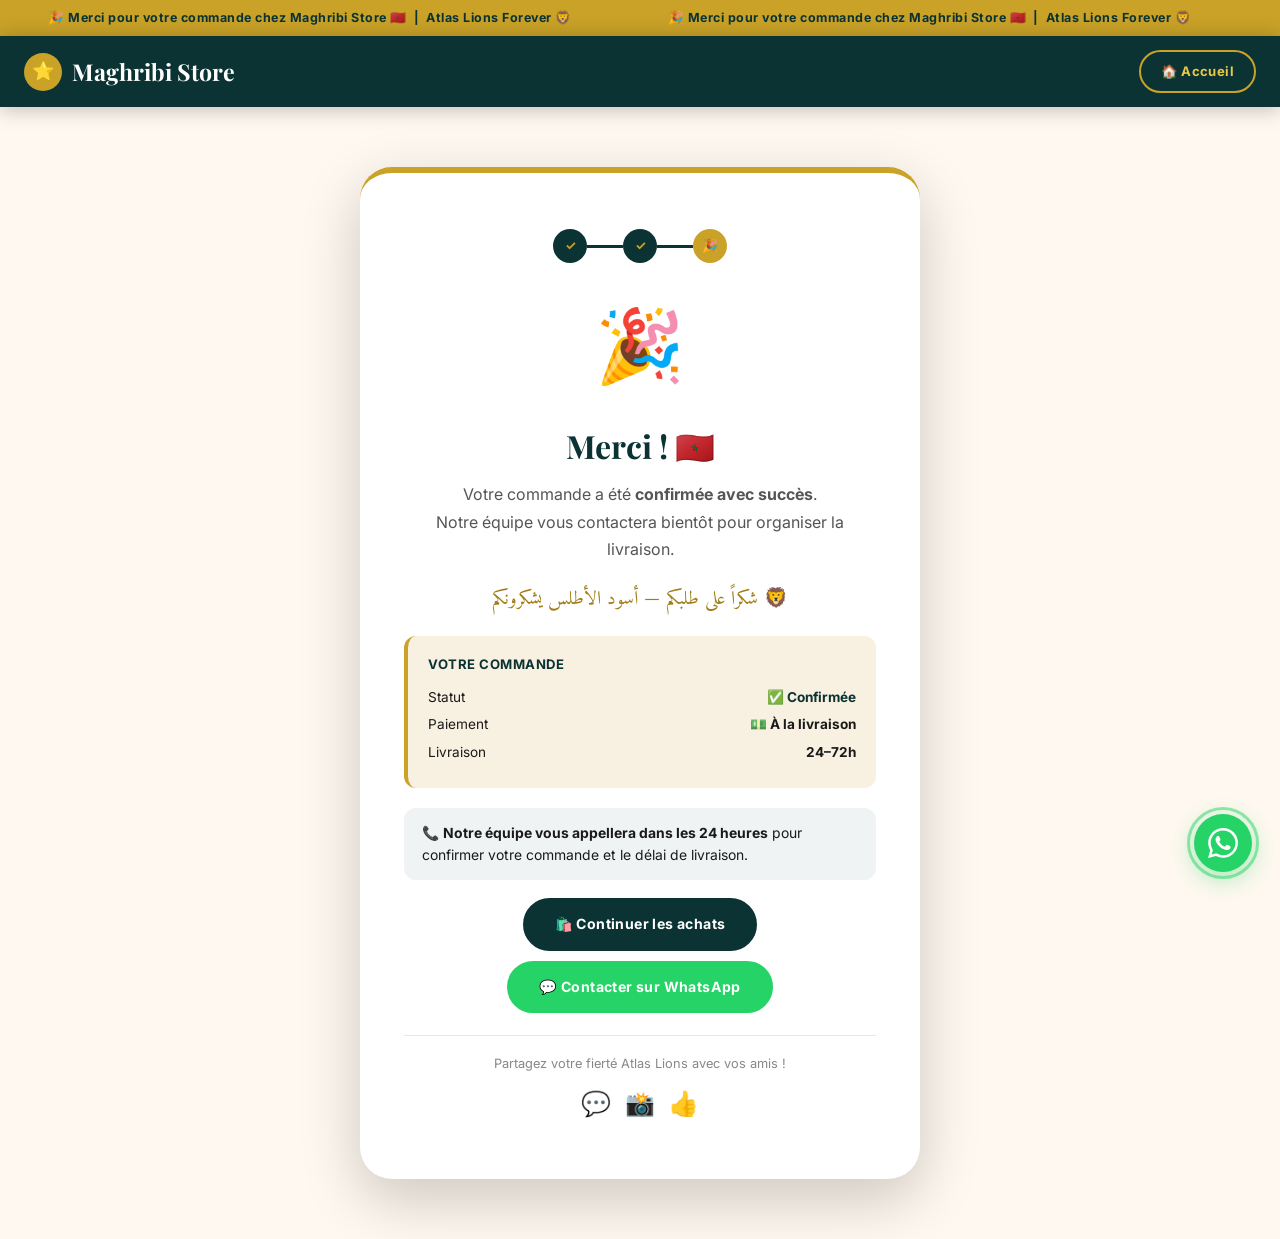
<file: thankyou.html>
<!DOCTYPE html>
<html lang="fr">
<head>
  <meta charset="UTF-8"/><meta name="viewport" content="width=device-width, initial-scale=1.0"/>
  <title>Commande Confirmée 🎉 — Maghribi Store</title>
  <link rel="stylesheet" href="css/style.css"/>
  <style>
    .confetti-canvas { position:fixed;inset:0;pointer-events:none;overflow:hidden;z-index:0; }
    .confetti-p { position:absolute;border-radius:2px;animation:cfall linear infinite forwards; }
    @keyframes cfall { 0%{transform:translateY(-60px) rotate(0deg);opacity:1} 100%{transform:translateY(110vh) rotate(720deg);opacity:0} }
    .step-bar { display:flex;align-items:center;justify-content:center;gap:0;margin-bottom:24px;flex-wrap:wrap; }
    .step-c { width:34px;height:34px;border-radius:50%;display:flex;align-items:center;justify-content:center;font-size:.8rem;font-weight:700; }
    .step-c.done  { background:var(--teal);color:var(--gold); }
    .step-c.final { background:var(--gold);color:var(--teal); }
    .step-ln { width:36px;height:3px; }
    .step-ln.done { background:var(--teal); }
  </style>
</head>
<body style="background:var(--ivory-mid);">

<div class="confetti-canvas" id="confetti"></div>

<div class="announce-bar"><div class="announce-track"><span>🎉 Merci pour votre commande chez Maghribi Store 🇲🇦 &nbsp;|&nbsp; Atlas Lions Forever 🦁</span><span>🎉 Merci pour votre commande chez Maghribi Store 🇲🇦 &nbsp;|&nbsp; Atlas Lions Forever 🦁</span></div></div>

<header class="site-header" style="position:relative;">
  <div class="header-main">
    <a href="index.html" class="navbar-brand">
       <span class="logo-star">⭐</span>
       <span class="logo-text">Maghribi Store</span>
    </a>
    <div class="header-icons" style="margin-left:auto;">
      <a href="index.html" class="btn btn-outline-gold btn-sm" style="border-radius:50px;color:var(--gold-light);border-color:var(--gold);">🏠 Accueil</a>
    </div>
  </div>
</header>

<section class="thankyou-wrap" style="position:relative;z-index:1;">
  <div class="thankyou-card">
    <!-- Steps -->
    <div class="step-bar">
      <div class="step-c done" title="Panier">✓</div>
      <div class="step-ln done"></div>
      <div class="step-c done" title="Commande">✓</div>
      <div class="step-ln done"></div>
      <div class="step-c final" title="Confirmé">🎉</div>
    </div>

    <div class="ty-icon">🎉</div>
    <h1>Merci ! 🇲🇦</h1>
    <p>Votre commande a été <strong>confirmée avec succès</strong>.<br/>Notre équipe vous contactera bientôt pour organiser la livraison.</p>
    <p style="font-family:var(--font-arabic);font-size:1.2rem;color:var(--gold-dark);">شكراً على طلبكم — أسود الأطلس يشكرونكم 🦁</p>

    <div class="order-box" id="order-box"><!-- JS --></div>

    <div style="background:rgba(12,51,51,.06);border-radius:var(--r-md);padding:14px 18px;font-size:.87rem;margin-bottom:18px;text-align:left;">
      📞 <strong>Notre équipe vous appellera dans les 24 heures</strong> pour confirmer votre commande et le délai de livraison.
    </div>

    <div class="ty-actions">
      <a href="index.html" class="btn btn-teal" style="border-radius:50px;">🛍️ Continuer les achats</a>
      <a href="#" class="btn btn-wa" id="wa-ty" target="_blank" style="border-radius:50px;">💬 Contacter sur WhatsApp</a>
    </div>

    <div style="margin-top:22px;padding-top:18px;border-top:1px solid var(--grey-light);text-align:center;">
      <p style="font-size:.8rem;color:var(--grey);margin-bottom:10px;">Partagez votre fierté Atlas Lions avec vos amis !</p>
      <div style="display:flex;justify-content:center;gap:14px;font-size:1.5rem;">
        <a href="#" title="WhatsApp">💬</a>
        <a href="#" title="Instagram">📸</a>
        <a href="#" title="Facebook">👍</a>
      </div>
    </div>
  </div>
</section>

<a href="#" class="wa-float" id="wa-float" target="_blank" style="z-index:2;">
  <div class="wa-pulse"></div>
  <div class="wa-tooltip">💬 Contacter on WhatsApp</div>
  <svg viewBox="0 0 24 24"><path fill="white" d="M17.472 14.382c-.297-.149-1.758-.867-2.03-.967-.273-.099-.471-.148-.67.15-.197.297-.767.966-.94 1.164-.173.199-.347.223-.644.075-.297-.15-1.255-.463-2.39-1.475-.883-.788-1.48-1.761-1.653-2.059-.173-.297-.018-.458.13-.606.134-.133.298-.347.446-.52.149-.174.198-.298.298-.497.099-.198.05-.371-.025-.52-.075-.149-.669-1.612-.916-2.207-.242-.579-.487-.5-.669-.51-.173-.008-.371-.01-.57-.01-.198 0-.52.074-.792.372-.272.297-1.04 1.016-1.04 2.479 0 1.462 1.065 2.875 1.213 3.074.149.198 2.096 3.2 5.077 4.487.709.306 1.262.489 1.694.625.712.227 1.36.195 1.871.118.571-.085 1.758-.719 2.006-1.413.248-.694.248-1.289.173-1.413-.074-.124-.272-.198-.57-.347m-5.421 7.403h-.004a9.87 9.87 0 01-5.031-1.378l-.361-.214-3.741.982.998-3.648-.235-.374a9.86 9.86 0 01-1.51-5.26c.001-5.45 4.436-9.884 9.888-9.884 2.64 0 5.122 1.03 6.988 2.898a9.825 9.825 0 012.893 6.994c-.003 5.45-4.437 9.884-9.885 9.884m8.413-18.297A11.815 11.815 0 0012.05 0C5.495 0 .16 5.335.157 11.892c0 2.096.547 4.142 1.588 5.945L.057 24l6.305-1.654a11.882 11.882 0 005.683 1.448h.005c6.554 0 11.89-5.335 11.893-11.893a11.821 11.821 0 00-3.48-8.413z"/></svg>
</a>

<script src="js/cart.js"></script>
<script src="js/main.js"></script>
<script>
  function renderOrderDetails(){
    const order=JSON.parse(localStorage.getItem('maghribi_last_order')||'{}');
    const box=document.getElementById('order-box');
    if(!order.orderId){
      box.innerHTML=`<h4>Votre Commande</h4><div class="order-row"><span>Statut</span><span style="color:var(--teal)">✅ Confirmée</span></div><div class="order-row"><span>Paiement</span><span>💵 À la livraison</span></div><div class="order-row"><span>Livraison</span><span>24–72h</span></div>`;
      return;
    }
    box.innerHTML=`<h4>Détails de la commande</h4>
      <div class="order-row"><span>N° de commande</span><span>${order.orderId}</span></div>
      <div class="order-row"><span>Client</span><span>${order.firstName||''} ${order.lastName||''}</span></div>
      <div class="order-row"><span>Téléphone</span><span>${order.phone||'—'}</span></div>
      <div class="order-row"><span>Ville</span><span>${order.city||'—'}</span></div>
      <div class="order-row"><span>Total</span><span>${order.total||0} د.م.</span></div>
      <div class="order-row"><span>Paiement</span><span>💵 À la livraison</span></div>
      <div class="order-row"><span>Statut</span><span style="color:var(--teal);font-weight:700;">✅ Confirmée</span></div>`;

    const phone='212600000000';
    const msg=`Bonjour, j'ai passé une commande chez Maghribi Store 🇲🇦\nN° commande: *${order.orderId}*\nTotal: *${order.total} د.م.*\nJe voudrais confirmer la date de livraison. Merci !`;
    const url=`https://wa.me/${phone}?text=${encodeURIComponent(msg)}`;
    document.getElementById('wa-ty').href=url;
    document.getElementById('wa-float').href=url;
  }

  function createConfetti(){
    const colors=['#0C3333','#C9A227','#E8C94A','#FFFFFF','#C1440E','#1A4848'];
    const c=document.getElementById('confetti');
    for(let i=0;i<55;i++){
      const el=document.createElement('div');
      el.className='confetti-p';
      el.style.cssText=`left:${Math.random()*100}%;background:${colors[Math.floor(Math.random()*colors.length)]};width:${7+Math.random()*9}px;height:${7+Math.random()*9}px;border-radius:${Math.random()>.5?'50%':'3px'};animation-duration:${2.5+Math.random()*4}s;animation-delay:${Math.random()*3}s;`;
      c.appendChild(el);
    }
    setTimeout(()=>{c.style.display='none';},7000);
  }

  renderOrderDetails();
  createConfetti();
  Cart.updateBadge();
</script>
</body>
</html>
</file>
<file: css/style.css>
/* =====================================================
   MAGHRIBI STORE — CFS-INSPIRED MOROCCAN DESIGN SYSTEM
   ===================================================== */
@import url('https://fonts.googleapis.com/css2?family=Playfair+Display:wght@500;600;700;900&family=Inter:wght@300;400;500;600;700&family=Amiri:ital,wght@0,400;0,700;1,400&display=swap');

/* ---- Design Tokens ---- */
:root {
  --teal:        #0C3333;
  --teal-mid:    #1A4848;
  --teal-light:  #2E6666;
  --teal-hover:  #0A2A2A;
  --gold:        #C9A227;
  --gold-light:  #E8C94A;
  --gold-dark:   #A07D15;
  --gold-pale:   #F5E9BB;
  --ivory:       #FFF8F0;
  --ivory-dark:  #F0E6D0;
  --ivory-mid:   #F8F0E0;
  --terracotta:  #C1440E;
  --terra-light: #E05A1A;
  --charcoal:    #1A1A1A;
  --grey-dark:   #555;
  --grey:        #888;
  --grey-light:  #E8E8E8;
  --white:       #FFFFFF;

  --font-head:   'Playfair Display', serif;
  --font-body:   'Inter', sans-serif;
  --font-arabic: 'Amiri', serif;

  --shadow-xs:   0 1px 4px rgba(0,0,0,.06);
  --shadow-sm:   0 2px 10px rgba(0,0,0,.10);
  --shadow-md:   0 8px 32px rgba(0,0,0,.15);
  --shadow-lg:   0 20px 60px rgba(0,0,0,.20);
  --shadow-gold: 0 8px 32px rgba(201,162,39,.30);

  --r-sm: 6px;
  --r-md: 12px;
  --r-lg: 20px;
  --r-xl: 32px;
  --ease: all .3s cubic-bezier(.4,0,.2,1);
}

/* ---- Reset ---- */
*,*::before,*::after{box-sizing:border-box;margin:0;padding:0}
html{scroll-behavior:smooth;font-size:16px}
body{font-family:var(--font-body);background:var(--ivory);color:var(--charcoal);line-height:1.6;overflow-x:hidden}
img{max-width:100%;display:block}
a{text-decoration:none;color:inherit}
ul{list-style:none}
input,select,textarea,button{font-family:inherit}

/* =====================================================
   ZELLIGE SVG BACKGROUNDS
   ===================================================== */
.bg-zellige-teal {
  background-color: var(--teal);
  background-image: url("data:image/svg+xml,%3Csvg xmlns='http://www.w3.org/2000/svg' width='80' height='80'%3E%3Cg fill='none' stroke='rgba(201,162,39,.18)' stroke-width='1.2'%3E%3Cpolygon points='40,4 74,22 74,58 40,76 6,58 6,22'/%3E%3Cpolygon points='40,13 67,28 67,52 40,67 13,52 13,28'/%3E%3Cline x1='40' y1='4' x2='40' y2='13'/%3E%3Cline x1='74' y1='22' x2='67' y2='28'/%3E%3Cline x1='74' y1='58' x2='67' y2='52'/%3E%3Cline x1='40' y1='76' x2='40' y2='67'/%3E%3Cline x1='6' y1='58' x2='13' y2='52'/%3E%3Cline x1='6' y1='22' x2='13' y2='28'/%3E%3C/g%3E%3C/svg%3E");
}
.bg-zellige-gold {
  background-color: var(--gold-dark);
  background-image: url("data:image/svg+xml,%3Csvg xmlns='http://www.w3.org/2000/svg' width='60' height='60'%3E%3Cg fill='none' stroke='rgba(255,255,255,.15)' stroke-width='1'%3E%3Cpolygon points='30,3 55,16 55,44 30,57 5,44 5,16'/%3E%3Cpolygon points='30,10 48,20 48,40 30,50 12,40 12,20'/%3E%3C/g%3E%3C/svg%3E");
}
.bg-ivory { background: var(--ivory); }
.bg-teal  { background: var(--teal); }

/* arabesque divider SVG strip */
.arabesque-strip {
  width:100%; height:18px; overflow:hidden;
  background-image: url("data:image/svg+xml,%3Csvg xmlns='http://www.w3.org/2000/svg' width='60' height='18'%3E%3Cpath d='M0,9 Q7.5,0 15,9 Q22.5,18 30,9 Q37.5,0 45,9 Q52.5,18 60,9' fill='none' stroke='%23C9A227' stroke-width='1.5'/%3E%3C/svg%3E");
  background-size: 60px 18px;
  background-repeat: repeat-x;
  background-position: center;
}

/* =====================================================
   1. ANNOUNCEMENT BAR
   ===================================================== */
.announce-bar {
  background: var(--gold);
  color: var(--teal);
  font-size: .78rem;
  font-weight: 700;
  letter-spacing: .5px;
  overflow: hidden;
  height: 36px;
  display: flex;
  align-items: center;
}
.announce-track {
  display: flex;
  white-space: nowrap;
  animation: marquee 28s linear infinite;
  gap: 0;
}
.announce-track span { padding: 0 48px; }
@keyframes marquee {
  0%   { transform: translateX(0); }
  100% { transform: translateX(-50%); }
}

/* =====================================================
   2. HEADER
   ===================================================== */
.site-header {
  position: sticky; top: 0; z-index: 1000;
  background: var(--teal);
  box-shadow: 0 2px 20px rgba(0,0,0,.25);
}
.header-main {
  display: flex; align-items: center; gap: 20px;
  max-width: 1400px; margin: 0 auto;
  padding: 14px 24px;
}
/* Logo Restore */
.navbar-brand {
  display: flex; align-items: center; gap: 10px;
  flex-shrink: 0; text-decoration: none;
}
.logo-star {
  width: 38px; height: 38px;
  background: var(--gold);
  border-radius: 50%;
  display: flex; align-items: center; justify-content: center;
  font-size: 18px; color: var(--teal);
  flex-shrink: 0;
}
.logo-text {
  font-family: var(--font-head);
  font-size: 1.45rem; color: var(--white);
  font-weight: 700;
  line-height: 1;
}
.logo-text span { color: var(--gold); }

.header-search-container {
  flex: 1; max-width: 500px; position: relative;
}
.search-bar { width: 100%; position: relative; }
.search-bar input {
  width: 100%; height: 44px;
  padding: 0 48px 0 16px;
  border: 1px solid #C5A059;
  border-radius: 50px;
  background: rgba(255,255,255,.06);
  color: var(--white);
  font-size: .92rem; outline: none;
  transition: var(--ease);
  box-sizing: border-box;
}
.search-bar input::placeholder { color: rgba(255,255,255,.4); }
.search-btn {
  position: absolute; right: 12px; top: 50%; transform: translateY(-50%);
  background: none; border: none; cursor: pointer;
  color: var(--gold); font-size: 1.1rem;
}

@media (min-width: 1024px) {
  .header-search-container { max-width: 500px; }
  .search-bar input { border: 1px solid #C5A059; }
}

@media (max-width: 768px) {
  .header-main { flex-direction: column; gap: 15px; }
  .header-search-container { width: 100%; max-width: 100%; order: 3; }
}

/* Header Icons */
.header-icons {
  display: flex; align-items: center; gap: 6px; flex-shrink: 0;
}
.h-icon-btn {
  position: relative;
  width: 42px; height: 42px;
  border-radius: 50%; border: none; background: rgba(255,255,255,.08);
  color: var(--white); font-size: 1.1rem;
  cursor: pointer; transition: var(--ease);
  display: flex; align-items: center; justify-content: center;
  text-decoration: none;
}
.h-icon-btn:hover { background: var(--gold); color: var(--teal); transform: translateY(-1px); }
.h-icon-btn.wa-btn { background: #25D366; color: var(--white); }
.h-icon-btn.wa-btn:hover { background: #1ca553; transform: translateY(-1px); }
.icon-badge {
  position: absolute; top: -4px; right: -4px;
  background: var(--terracotta); color: #fff;
  font-size: .65rem; font-weight: 700;
  width: 18px; height: 18px; border-radius: 50%;
  display: flex; align-items: center; justify-content: center;
  border: 2px solid var(--teal);
}
/* Nav Bar */
.header-nav {
  background: var(--teal-hover);
  border-top: 1px solid rgba(201,162,39,.15);
}
.header-nav-inner {
  max-width: 1400px; margin: 0 auto;
  padding: 0 24px;
  display: flex; align-items: center; gap: 0;
  overflow-x: auto; scrollbar-width: none;
}
.header-nav-inner::-webkit-scrollbar { display: none; }
.nav-link {
  display: flex; align-items: center; gap: 6px;
  padding: 12px 18px;
  font-size: .85rem; font-weight: 600;
  color: rgba(255,255,255,.80);
  letter-spacing: .4px; white-space: nowrap;
  transition: var(--ease);
  border-bottom: 3px solid transparent;
  text-decoration: none;
  text-transform: uppercase;
}
.nav-link:hover, .nav-link.active {
  color: var(--gold);
  border-bottom-color: var(--gold);
}
/* Mobile hamburger */
.mob-menu-btn {
  display: none; flex-direction: column; gap: 5px;
  background: none; border: none; cursor: pointer; padding: 4px;
  margin-left: auto;
}
.mob-menu-btn span { display: block; width: 22px; height: 2px; background: var(--white); border-radius: 2px; transition: var(--ease); }
.mob-drawer {
  display: none; flex-direction: column;
  background: var(--teal-hover);
  border-top: 1px solid rgba(201,162,39,.2);
  padding: 8px 0 16px;
}
.mob-drawer.open { display: flex; }
.mob-drawer .nav-link { padding: 10px 24px; border-bottom: 1px solid rgba(255,255,255,.06); border-left: none; }
.mob-drawer .nav-link:hover { border-left: 3px solid var(--gold); padding-left: 21px; }

/* =====================================================
   3. HERO SLIDER
   ===================================================== */
.hero-slider {
  position: relative; overflow: hidden;
  min-height: 520px;
  background: var(--teal);
}
.slide-bg {
  position: absolute; inset: 0;
  background-color: var(--teal);
  background-image: url("data:image/svg+xml,%3Csvg xmlns='http://www.w3.org/2000/svg' width='80' height='80'%3E%3Cg fill='none' stroke='rgba(201,162,39,.14)' stroke-width='1.2'%3E%3Cpolygon points='40,4 74,22 74,58 40,76 6,58 6,22'/%3E%3Cpolygon points='40,13 67,28 67,52 40,67 13,52 13,28'/%3E%3Cline x1='40' y1='4' x2='40' y2='13'/%3E%3Cline x1='74' y1='22' x2='67' y2='28'/%3E%3Cline x1='74' y1='58' x2='67' y2='52'/%3E%3Cline x1='40' y1='76' x2='40' y2='67'/%3E%3Cline x1='6' y1='58' x2='13' y2='52'/%3E%3Cline x1='6' y1='22' x2='13' y2='28'/%3E%3C/g%3E%3C/svg%3E");
}
.slide-inner {
  position: relative; z-index: 1;
  max-width: 1400px; margin: 0 auto; width: 100%;
  padding: 60px 60px;
  display: grid; grid-template-columns: 1fr 1fr;
  align-items: center; gap: 40px;
}
.slide-tag {
  display: inline-block;
  background: rgba(201,162,39,.18);
  border: 1px solid rgba(201,162,39,.4);
  color: var(--gold);
  font-size: .75rem; font-weight: 700;
  text-transform: uppercase; letter-spacing: 2px;
  padding: 5px 14px; border-radius: 50px;
  margin-bottom: 16px;
}
.slide-content h2 {
  font-family: var(--font-head);
  font-size: clamp(2rem, 4vw, 3.4rem);
  color: var(--white); line-height: 1.15;
  margin-bottom: 16px;
}
.slide-content h2 em { color: var(--gold); font-style: normal; }
.slide-content p {
  font-size: 1rem; color: rgba(255,255,255,.75);
  max-width: 420px; margin-bottom: 32px; line-height: 1.7;
}
.slide-img {
  display: flex; justify-content: flex-end; align-items: center;
}
.slide-img img {
  max-height: 380px; width: auto;
  border-radius: var(--r-lg);
  box-shadow: var(--shadow-lg);
  object-fit: cover;
  filter: drop-shadow(0 20px 40px rgba(0,0,0,.4));
}
/* Vanilla JS Slider Controls */
.hero-slider-wrapper {
  overflow: hidden !important;
  width: 100% !important;
}
.hero-slider {
  position: relative; overflow: hidden;
  min-height: 520px;
  background: var(--teal);
}
.slider-track {
  display: flex !important;
  flex-direction: row !important;
  width: 100%;
  height: 100%;
  transition: transform .7s ease-in-out;
  will-change: transform;
}
.slide {
  flex-shrink: 0 !important;
  min-width: 100% !important;
  position: relative;
  display: flex; align-items: center;
  min-height: 520px;
  overflow: hidden;
}

.slider-arrow {
  position: absolute; top: 50%; transform: translateY(-50%);
  z-index: 50; /* Ensuring high clickability! */
  width: 46px; height: 46px;
  background: rgba(255,255,255,.12);
  border: 1px solid rgba(201,162,39,.4);
  border-radius: 50%; cursor: pointer;
  display: flex; align-items: center; justify-content: center;
  color: var(--gold); font-size: 1.2rem;
  transition: var(--ease);
  backdrop-filter: blur(6px);
}
.slider-arrow:hover { background: var(--gold); color: var(--teal); }
.slider-arrow.prev { left: 20px; }
.slider-arrow.next { right: 20px; }

.slider-dots {
  position: absolute; bottom: 20px; left: 0; width: 100%;
  display: flex; justify-content: center; gap: 8px; z-index: 50;
}
.slider-dot {
  width: 8px; height: 8px; border-radius: 50%;
  background: rgba(255,255,255,.35);
  border: none; cursor: pointer; transition: width .3s, background .3s;
}
.slider-dot.active { background: var(--gold); width: 24px; border-radius: 4px; }

/* =====================================================
   BUTTONS
   ===================================================== */
.btn {
  display: inline-flex; align-items: center; gap: 8px;
  padding: 13px 30px; border-radius: 50px;
  font-size: .88rem; font-weight: 700;
  cursor: pointer; border: 2px solid transparent;
  transition: var(--ease); text-decoration: none;
  letter-spacing: .4px;
}
.btn-gold   { background: var(--gold); color: var(--teal); border-color: var(--gold); }
.btn-gold:hover { background: var(--gold-light); border-color: var(--gold-light); transform: translateY(-2px); box-shadow: var(--shadow-gold); }
.btn-teal   { background: var(--teal); color: var(--white); border-color: var(--teal); }
.btn-teal:hover { background: var(--teal-mid); transform: translateY(-2px); }
.btn-outline-gold { background: transparent; color: var(--gold); border-color: var(--gold); }
.btn-outline-gold:hover { background: var(--gold); color: var(--teal); transform: translateY(-2px); }
.btn-outline-white { background: transparent; color: var(--white); border-color: rgba(255,255,255,.5); }
.btn-outline-white:hover { background: rgba(255,255,255,.1); border-color: var(--white); }
.btn-wa { background: #25D366; color: var(--white); border-color: #25D366; }
.btn-wa:hover { background: #1ca553; transform: translateY(-2px); box-shadow: 0 8px 24px rgba(37,211,102,.35); }
.btn-red { background: var(--terracotta); color: var(--white); border-color: var(--terracotta); }
.btn-red:hover { background: var(--terra-light); transform: translateY(-2px); }
.btn-sm { padding: 9px 20px; font-size: .82rem; }
.btn-full { width: 100%; justify-content: center; }

/* =====================================================
   4. TRUST BADGES ROW
   ===================================================== */
.trust-section {
  background: var(--ivory);
  padding: 0;
}
.trust-inner {
  max-width: 1400px; margin: 0 auto;
  display: grid; grid-template-columns: repeat(4, 1fr);
  padding: 32px 24px;
  gap: 0;
}
.trust-item {
  display: flex; flex-direction: column; align-items: center;
  text-align: center; padding: 20px 16px;
  border-right: 1px solid rgba(201,162,39,.25);
  position: relative;
}
.trust-item:last-child { border-right: none; }
.trust-icon {
  font-size: 2.2rem; margin-bottom: 10px;
  filter: drop-shadow(0 2px 4px rgba(201,162,39,.3));
}
.trust-item h4 {
  font-weight: 700; font-size: .9rem; color: var(--teal);
  margin-bottom: 4px;
}
.trust-item p { font-size: .78rem; color: var(--grey-dark); }

/* =====================================================
   SECTION HEADERS
   ===================================================== */
.sec-header {
  text-align: center; margin-bottom: 44px;
}
.sec-tag {
  display: inline-flex; align-items: center; gap: 6px;
  color: var(--gold-dark); font-size: .75rem; font-weight: 700;
  text-transform: uppercase; letter-spacing: 2px;
  margin-bottom: 10px;
}
.sec-header h2 {
  font-family: var(--font-head);
  font-size: clamp(1.7rem, 3.5vw, 2.5rem);
  color: var(--teal); line-height: 1.2;
  margin-bottom: 0;
}
.sec-header h2 em { color: var(--gold-dark); font-style: normal; }
.sec-divider {
  width: 54px; height: 3px;
  background: linear-gradient(90deg, var(--gold), var(--gold-dark));
  margin: 12px auto 0; border-radius: 2px;
}
.sec-header p { color: var(--grey-dark); margin-top: 12px; font-size: .95rem; }

/* =====================================================
   5. CATEGORY GRID (Moorish arch)
   ===================================================== */
.categories-section { padding: 72px 24px; background: var(--ivory-mid); }
.categories-inner { max-width: 1400px; margin: 0 auto; }
.categories-grid {
  display: grid;
  grid-template-columns: repeat(4, 1fr);
  gap: 20px;
}
.cat-card {
  position: relative; overflow: hidden;
  border-radius: var(--r-md);
  height: 260px;
  cursor: pointer; transition: var(--ease);
  background: var(--teal);
}
.cat-card:hover { transform: translateY(-6px); box-shadow: 0 12px 40px rgba(201,162,39,.30); }
/* Moorish arch clip on top */
.cat-card::before {
  content: '';
  position: absolute; top: 0; left: 0; right: 0;
  height: 70px; z-index: 2;
  background: var(--ivory-mid);
  clip-path: polygon(0 0, 100% 0, 100% 0, 75% 100%, 50% 60%, 25% 100%, 0 0);
}
.cat-bg {
  position: absolute; inset: 0;
  background-size: cover; background-position: center;
  transition: transform .5s ease;
}
.cat-card:hover .cat-bg { transform: scale(1.07); }
.cat-overlay {
  position: absolute; inset: 0;
  background: linear-gradient(180deg, rgba(12,51,51,.2) 0%, rgba(12,51,51,.85) 100%);
  z-index: 1;
}
.cat-content {
  position: absolute; bottom: 0; left: 0; right: 0;
  padding: 24px 20px; z-index: 3;
  text-align: center;
}
.cat-content h3 {
  font-family: var(--font-head);
  font-size: 1.15rem; color: var(--white); font-weight: 700;
  margin-bottom: 6px;
}
.cat-content span {
  font-size: .78rem; color: var(--gold); text-transform: uppercase;
  letter-spacing: 1.5px; font-weight: 600;
}
.cat-border {
  position: absolute; inset: 0; z-index: 4;
  border: 3px solid transparent; border-radius: var(--r-md);
  transition: var(--ease);
  pointer-events: none;
}
.cat-card:hover .cat-border { border-color: var(--gold); }

/* =====================================================
   6. PRODUCT GRID
   ===================================================== */
.products-section { padding: 72px 24px; background: var(--ivory); }
.products-section.bg-alt { background: var(--ivory-mid); }
.products-inner { max-width: 1400px; margin: 0 auto; }
.products-grid {
  display: grid;
  grid-template-columns: repeat(4, 1fr);
  gap: 22px;
}
.product-card {
  background: var(--white);
  border-radius: var(--r-md);
  overflow: hidden;
  box-shadow: var(--shadow-xs);
  transition: var(--ease);
  cursor: pointer;
  position: relative;
  border: 1px solid rgba(201,162,39,.12);
}
.product-card:hover {
  transform: translateY(-8px);
  box-shadow: 0 16px 48px rgba(201,162,39,.22);
  border-color: var(--gold);
}
.product-img-wrap {
  position: relative; 
  padding: 0; 
  height: 250px;
  background: var(--ivory);
  overflow: hidden;
}
.product-img-wrap img {
  position: relative;
  width: 100%; 
  height: 250px; 
  object-fit: cover; 
  display: block; 
  transition: transform .5s cubic-bezier(.4, 0, .2, 1);
  z-index: 1;
}
.card-img-back {
  position: absolute !important;
  top: 0;
  left: 0;
  z-index: 2 !important;
  opacity: 0;
  transition: opacity 0.4s ease !important;
}
.product-card:hover .card-img-back {
  opacity: 1;
}
.product-card:hover .product-img-wrap > img { 
  transform: scale(1.08); 
}
.product-badge {
  position: absolute; top: 12px; left: 12px;
  font-size: .68rem; font-weight: 800; text-transform: uppercase;
  letter-spacing: 1px; padding: 4px 10px; border-radius: 4px;
  z-index: 2;
}
.badge-new  { background: var(--teal); color: var(--gold); }
.badge-promo{ background: var(--terracotta); color: var(--white); }
.badge-sold { background: var(--grey-dark); color: var(--white); }
.product-wishlist {
  position: absolute; top: 10px; right: 10px;
  width: 32px; height: 32px; border-radius: 50%;
  background: rgba(255,255,255,.85); border: none;
  cursor: pointer; display: flex; align-items: center; justify-content: center;
  font-size: .95rem; transition: var(--ease);
  opacity: 0;
}
.product-card:hover .product-wishlist { opacity: 1; }
.product-wishlist:hover { background: var(--terracotta); color: var(--white); transform: scale(1.1); }
.product-img-wrap {
  position: relative;
  aspect-ratio: 1 / 1;
  background: var(--ivory);
  overflow: hidden;
}
.product-img-wrap img {
  width: 100%; 
  height: 100%; 
  object-fit: cover; 
  display: block; 
  transition: transform .5s cubic-bezier(.4, 0, .2, 1);
}
.product-info { padding: 12px 14px 16px; }
.product-info h3 {
  font-size: .95rem; font-weight: 600; color: var(--charcoal);
  margin-bottom: 4px; line-height: 1.3;
}
.product-info .prod-category {
  font-size: .7rem; color: var(--grey); text-transform: uppercase;
  letter-spacing: 1px; margin-bottom: 8px;
}
.product-price-row {
  display: flex; align-items: center; justify-content: space-between;
  margin: 8px 0;
}
.prod-price {
  font-family: var(--font-head); font-size: 1.1rem;
  color: var(--teal); font-weight: 700;
}

/* Sizes Row */
.prod-sizes {
  display: flex; flex-wrap: wrap; gap: 4px; margin: 10px 0;
}
.size-tag {
  font-size: 0.65rem; padding: 3px 8px; border-radius: 4px;
  background: #eee; color: var(--teal); border: 1px solid #ddd;
  font-weight: 600;
}
.size-tag.out-of-stock {
  background: #f8f8f8; color: #ccc; text-decoration: line-through;
}

/* Action Buttons Grid */
.product-card-btns {
  display: flex; gap: 6px; margin-top: 12px;
}
.btn-ajouter, .btn-whatsapp {
  flex: 1; border: none; border-radius: 6px; 
  font-size: 0.8rem; font-weight: 700; text-transform: uppercase;
  padding: 10px 4px; cursor: pointer; transition: 0.2s;
  display: flex; align-items: center; justify-content: center; gap: 4px;
}
.btn-ajouter { background: var(--teal); color: var(--gold); }
.btn-whatsapp { background: #25D366; color: #fff; }
.btn-ajouter:hover { filter: brightness(1.1); }
.btn-whatsapp:hover { filter: brightness(1.1); }

@media (max-width: 480px) {
  .product-info h3 { font-size: 0.85rem; }
  .prod-price { font-size: 1rem; }
  .btn-ajouter, .btn-whatsapp { font-size: 0.72rem; padding: 8px 2px; }
  .wa-text::after { content: 'WA'; visibility: visible; }
  .wa-text { visibility: hidden; width: 0; display: inline-block; position: relative; }
  .wa-text::after { visibility: visible; position: absolute; left: 0; }
}

/* =====================================================
   7. FULL WIDTH PROMO BANNER
   ===================================================== */
.promo-banner {
  padding: 80px 24px;
  position: relative; overflow: hidden;
  text-align: center;
}
.promo-banner .inner {
  position: relative; z-index: 1;
  max-width: 700px; margin: 0 auto;
}
.promo-banner .banner-tag {
  display: inline-block;
  background: rgba(201,162,39,.2);
  border: 1px solid rgba(201,162,39,.4);
  color: var(--gold);
  font-size: .72rem; font-weight: 700;
  text-transform: uppercase; letter-spacing: 2.5px;
  padding: 5px 16px; border-radius: 50px; margin-bottom: 20px;
}
.promo-banner h2 {
  font-family: var(--font-head);
  font-size: clamp(2rem, 4vw, 3.2rem);
  color: var(--white); line-height: 1.2; margin-bottom: 14px;
}
.promo-banner h2 em { color: var(--gold); font-style: normal; }
.promo-banner p { color: rgba(255,255,255,.78); font-size: 1rem; margin-bottom: 32px; line-height: 1.7; }

/* =====================================================
   9. TESTIMONIALS
   ===================================================== */
.testimonials-section { padding: 72px 24px; background: var(--ivory); }
.testimonials-inner { max-width: 1400px; margin: 0 auto; }
.testimonials-grid {
  display: grid; grid-template-columns: repeat(3, 1fr);
  gap: 24px;
}
.testi-card {
  background: var(--white);
  border-radius: var(--r-md);
  padding: 32px 28px;
  box-shadow: var(--shadow-sm);
  position: relative;
  border: 1px solid rgba(201,162,39,.12);
  transition: var(--ease);
  overflow: hidden;
}
.testi-card:hover { box-shadow: var(--shadow-md); transform: translateY(-4px); border-color: var(--gold); }
/* Moorish arch at top */
.testi-arch {
  position: absolute; top: 0; left: 0; right: 0; height: 8px;
  background: linear-gradient(90deg, var(--gold-dark), var(--gold), var(--gold-dark));
}
.testi-stars { color: var(--gold); font-size: 1rem; margin-bottom: 16px; }
.testi-text {
  font-size: .92rem; color: var(--grey-dark); line-height: 1.75;
  margin-bottom: 20px; font-style: italic;
}
.testi-text::before { content: '"'; font-size: 3rem; color: var(--gold-pale); line-height: 0; vertical-align: -1rem; margin-right: 4px; }
.testi-author { display: flex; align-items: center; gap: 12px; }
.testi-avatar {
  width: 44px; height: 44px; border-radius: 50%;
  background: linear-gradient(135deg, var(--teal), var(--teal-mid));
  display: flex; align-items: center; justify-content: center;
  color: var(--gold); font-size: 1.1rem; font-weight: 700;
  font-family: var(--font-arabic); flex-shrink: 0;
}
.testi-name { font-weight: 700; font-size: .88rem; color: var(--teal); }
.testi-city { font-size: .78rem; color: var(--grey); }

/* =====================================================
   10. INSTAGRAM STRIP
   ===================================================== */
.insta-section { padding: 60px 24px; background: var(--ivory-mid); }
.insta-inner { max-width: 1400px; margin: 0 auto; }
.insta-grid {
  display: grid; grid-template-columns: repeat(6, 1fr);
  gap: 10px; margin-top: 32px;
}
.insta-item {
  position: relative; overflow: hidden;
  border-radius: var(--r-sm); aspect-ratio: 1;
  cursor: pointer;
}
.insta-item img { width: 100%; height: 100%; object-fit: cover; transition: transform .45s ease; }
.insta-item:hover img { transform: scale(1.08); }
.insta-overlay {
  position: absolute; inset: 0;
  background: rgba(12,51,51,.5);
  display: flex; align-items: center; justify-content: center;
  opacity: 0; transition: var(--ease);
  color: var(--white); font-size: 1.4rem;
}
.insta-item:hover .insta-overlay { opacity: 1; }

/* =====================================================
   11. FOOTER
   ===================================================== */
.site-footer {
  background: var(--teal);
  color: rgba(255,255,255,.72);
}
.footer-zellige {
  height: 12px;
  background-image: url("data:image/svg+xml,%3Csvg xmlns='http://www.w3.org/2000/svg' width='48' height='12'%3E%3Cpath d='M0,6 Q6,0 12,6 Q18,12 24,6 Q30,0 36,6 Q42,12 48,6' fill='none' stroke='%23C9A227' stroke-width='1.5'/%3E%3C/svg%3E");
  background-size: 48px 12px;
  background-repeat: repeat-x;
  background-position: center;
  opacity: .5;
}
.footer-main {
  max-width: 1400px; margin: 0 auto;
  display: grid; grid-template-columns: 2fr 1fr 1fr 1.5fr;
  gap: 48px; padding: 56px 24px 40px;
}
.footer-brand .logo-name { font-family: var(--font-arabic); font-size: 1.5rem; color: var(--white); margin-bottom: 14px; }
.footer-brand .logo-name span { color: var(--gold); }
.footer-brand p { font-size: .85rem; line-height: 1.8; max-width: 280px; }
.footer-socials { display: flex; gap: 10px; margin-top: 18px; }
.footer-socials a {
  width: 36px; height: 36px; border-radius: 50%;
  background: rgba(255,255,255,.08); 
  display: flex; align-items: center; justify-content: center;
  font-size: .95rem; transition: var(--ease);
}
.footer-socials a:hover { background: var(--gold); color: var(--teal); transform: translateY(-2px); }
.footer-col h5 {
  font-family: var(--font-head);
  color: var(--white); font-size: 1rem; margin-bottom: 18px;
  padding-bottom: 10px;
  border-bottom: 1px solid rgba(201,162,39,.2);
}
.footer-col li { margin-bottom: 10px; }
.footer-col li a { font-size: .85rem; transition: var(--ease); }
.footer-col li a:hover { color: var(--gold); padding-left: 4px; }
.footer-contact-item {
  display: flex; align-items: flex-start; gap: 10px;
  font-size: .85rem; margin-bottom: 12px;
}
.footer-contact-item .fc-icon { font-size: 1rem; margin-top: 2px; flex-shrink: 0; }
.footer-bottom {
  border-top: 1px solid rgba(255,255,255,.07);
  padding: 18px 24px;
  max-width: 1400px; margin: 0 auto;
  display: flex; align-items: center; justify-content: space-between;
  font-size: .8rem; color: rgba(255,255,255,.4);
  flex-wrap: wrap; gap: 8px;
}
.footer-bottom a { color: var(--gold); }
.footer-bottom a:hover { text-decoration: underline; }

/* =====================================================
   FLOATING WHATSAPP
   ===================================================== */
.wa-float {
  position: fixed; bottom: 28px; right: 28px; z-index: 9999;
  width: 58px; height: 58px;
  background: #25D366; border-radius: 50%;
  display: flex; align-items: center; justify-content: center;
  box-shadow: 0 6px 24px rgba(37,211,102,.45);
  transition: var(--ease); text-decoration: none;
}
.wa-float:hover { transform: scale(1.12); box-shadow: 0 10px 36px rgba(37,211,102,.55); }
.wa-float svg { width: 30px; height: 30px; fill: var(--white); }
.wa-pulse {
  position: absolute; inset: -7px; border-radius: 50%;
  border: 3px solid rgba(37,211,102,.5);
  animation: wapulse 2.2s infinite;
}
@keyframes wapulse { 0%{transform:scale(1);opacity:.8} 100%{transform:scale(1.55);opacity:0} }
.wa-tooltip {
  position: absolute; right: 68px;
  background: var(--teal); color: var(--white);
  font-size: .78rem; padding: 6px 12px; border-radius: 6px;
  white-space: nowrap; opacity: 0; pointer-events: none;
  transition: var(--ease);
}
.wa-float:hover .wa-tooltip { opacity: 1; }

/* =====================================================
   SCROLL REVEAL — content always visible, animates in
   ===================================================== */
.reveal, .reveal-left, .reveal-right {
  animation: none;
}
.reveal.visible  { animation: fadeUp .6s ease both; }
.reveal-left.visible  { animation: fadeLeft .6s ease both; }
.reveal-right.visible { animation: fadeRight .6s ease both; }
@keyframes fadeUp   { from{opacity:0;transform:translateY(24px)} to{opacity:1;transform:none} }
@keyframes fadeLeft { from{opacity:0;transform:translateX(-24px)} to{opacity:1;transform:none} }
@keyframes fadeRight{ from{opacity:0;transform:translateX(24px)} to{opacity:1;transform:none} }

/* =====================================================
   INNER PAGES — PAGE HERO, CART, CHECKOUT, etc.
   ===================================================== */
.page-hero {
  background: var(--teal);
  background-image: url("data:image/svg+xml,%3Csvg xmlns='http://www.w3.org/2000/svg' width='60' height='60'%3E%3Cg fill='none' stroke='rgba(201,162,39,.12)' stroke-width='1'%3E%3Cpolygon points='30,2 56,14 56,46 30,58 4,46 4,14'/%3E%3C/g%3E%3C/svg%3E");
  padding: 48px 24px; text-align: center;
}
.page-hero .breadcrumb {
  display: flex; justify-content: center; gap: 6px;
  font-size: .8rem; color: rgba(255,255,255,.5); margin-bottom: 10px;
}
.page-hero .breadcrumb a { color: var(--gold); }
.page-hero h1 {
  font-family: var(--font-head);
  font-size: clamp(1.6rem, 3.5vw, 2.6rem);
  color: var(--white); margin-bottom: 6px;
}
.page-hero p { color: rgba(255,255,255,.7); }

/* CART */
.page-section { padding: 56px 24px; max-width: 1200px; margin: 0 auto; }
.cart-layout { display: grid; grid-template-columns: 1fr 360px; gap: 28px; }
.cart-items { display: flex; flex-direction: column; gap: 14px; }
.cart-item {
  background: var(--white); border-radius: var(--r-md);
  padding: 18px 20px; display: flex; gap: 18px; align-items: center;
  box-shadow: var(--shadow-xs); border: 1px solid rgba(201,162,39,.10);
  transition: var(--ease);
}
.cart-item:hover { box-shadow: var(--shadow-sm); border-color: rgba(201,162,39,.3); }
.cart-item-img { width: 90px; height: 90px; border-radius: var(--r-sm); overflow: hidden; background: var(--ivory-dark); flex-shrink: 0; }
.cart-item-img img { width: 100%; height: 100%; object-fit: cover; }
.cart-item-info { flex: 1; }
.cart-item-info h4 { font-weight: 700; font-size: .95rem; margin-bottom: 4px; color: var(--teal); }
.cart-item-info p  { font-size: .8rem; color: var(--grey); margin-bottom: 8px; }
.cart-item-price { font-family: var(--font-head); font-size: 1.1rem; color: var(--gold-dark); font-weight: 700; }
.qty-control { display: flex; align-items: center; border: 1.5px solid var(--grey-light); border-radius: var(--r-sm); overflow: hidden; width: fit-content; }
.qty-control button { width: 36px; height: 36px; background: var(--ivory); border: none; font-size: 1.1rem; cursor: pointer; transition: var(--ease); }
.qty-control button:hover { background: var(--gold); color: var(--teal); }
.qty-control input { width: 48px; text-align: center; border: none; font-size: .95rem; font-weight: 700; outline: none; background: var(--white); }
.cart-remove-btn { background: none; border: none; cursor: pointer; font-size: 1.1rem; color: var(--grey); transition: var(--ease); padding: 4px 6px; border-radius: 4px; }
.cart-remove-btn:hover { color: var(--terracotta); background: rgba(193,68,14,.08); }
.cart-empty { text-align: center; padding: 80px 20px; background: var(--white); border-radius: var(--r-lg); box-shadow: var(--shadow-sm); grid-column: 1/-1; }
.cart-empty .empty-icon { font-size: 3.5rem; margin-bottom: 14px; }
.cart-empty h3 { font-family: var(--font-head); font-size: 1.5rem; margin-bottom: 8px; }
.cart-empty p { color: var(--grey); margin-bottom: 20px; }

/* Cart/Checkout Summary box */
.summary-box {
  background: var(--white); border-radius: var(--r-md); padding: 26px;
  box-shadow: var(--shadow-sm); position: sticky; top: 90px; height: fit-content;
  border-top: 4px solid var(--gold);
}
.summary-box h3 { font-family: var(--font-head); font-size: 1.2rem; color: var(--teal); margin-bottom: 20px; padding-bottom: 12px; border-bottom: 1px solid var(--grey-light); }
.sum-row { display: flex; justify-content: space-between; font-size: .9rem; margin-bottom: 10px; color: var(--grey-dark); }
.sum-row.total { font-weight: 700; font-size: 1rem; color: var(--teal); padding-top: 12px; border-top: 1px solid var(--grey-light); margin-top: 6px; }
.sum-row.total span:last-child { font-family: var(--font-head); font-size: 1.25rem; color: var(--gold-dark); }
.divider-or { text-align: center; margin: 14px 0; position: relative; }
.divider-or::before { content:''; position:absolute; top:50%; left:0; right:0; height:1px; background:var(--grey-light); }
.divider-or span { position:relative; background:var(--white); padding:0 10px; font-size:.78rem; color:var(--grey); }

/* Forms */
.form-card { background: var(--white); border-radius: var(--r-md); padding: 32px; box-shadow: var(--shadow-sm); margin-bottom: 20px; border-top: 4px solid var(--teal); }
.form-card h2 { font-family: var(--font-head); font-size: 1.25rem; color: var(--teal); margin-bottom: 22px; display: flex; align-items: center; gap: 10px; }
.checkout-layout { display: grid; grid-template-columns: 1fr 380px; gap: 28px; }
.form-group { margin-bottom: 18px; }
.form-group label { display: block; font-weight: 600; font-size: .83rem; margin-bottom: 6px; color: var(--teal); text-transform: uppercase; letter-spacing: .3px; }
.form-group label .req { color: var(--terracotta); }
.form-control {
  width: 100%; padding: 11px 16px;
  border: 1.5px solid var(--grey-light); border-radius: var(--r-sm);
  font-size: .92rem; outline: none; transition: var(--ease);
  background: var(--white); color: var(--charcoal);
}
.form-control:focus { border-color: var(--gold); box-shadow: 0 0 0 3px rgba(201,162,39,.12); }
.form-row-2 { display: grid; grid-template-columns: 1fr 1fr; gap: 14px; }

/* Thank you */
.thankyou-wrap { min-height: 75vh; display: flex; align-items: center; justify-content: center; padding: 60px 24px; background: var(--ivory); }
.thankyou-card {
  background: var(--white); border-radius: var(--r-xl);
  padding: 56px 44px; text-align: center; max-width: 560px; width: 100%;
  box-shadow: var(--shadow-lg);
  border-top: 6px solid var(--gold);
}
.ty-icon { font-size: 4.5rem; margin-bottom: 18px; animation: popBounce .6s cubic-bezier(.175,.885,.32,1.275); }
@keyframes popBounce { from{transform:scale(0);opacity:0} to{transform:scale(1);opacity:1} }
.thankyou-card h1 { font-family: var(--font-head); font-size: 2rem; color: var(--teal); margin-bottom: 10px; }
.thankyou-card > p { color: var(--grey-dark); font-size: 1rem; line-height: 1.7; margin-bottom: 20px; }
.order-box { background: var(--ivory-mid); border-radius: var(--r-md); padding: 18px 20px; text-align: left; margin: 20px 0; border-left: 4px solid var(--gold); }
.order-box h4 { font-weight: 700; font-size: .82rem; text-transform: uppercase; letter-spacing: .5px; color: var(--teal); margin-bottom: 12px; }
.order-row { display: flex; justify-content: space-between; font-size: .85rem; margin-bottom: 6px; }
.order-row span:last-child { font-weight: 700; }
.ty-actions { display: flex; gap: 10px; flex-wrap: wrap; justify-content: center; margin-top: 18px; }

/* Toasts */
.toast-container { position: fixed; top: 82px; right: 16px; z-index: 99999; display: flex; flex-direction: column; gap: 8px; }
.toast {
  background: var(--teal); color: var(--white);
  padding: 12px 18px; border-radius: var(--r-sm);
  display: flex; align-items: center; gap: 10px;
  font-size: .88rem; min-width: 230px;
  box-shadow: var(--shadow-md);
  animation: toastIn .3s ease;
  border-left: 4px solid var(--gold);
}
.toast.error { border-left-color: var(--terracotta); }
@keyframes toastIn { from{transform:translateX(120%);opacity:0} to{transform:translateX(0);opacity:1} }
@keyframes toastOut { to{transform:translateX(120%);opacity:0} }

/* =====================================================
   RESPONSIVE
   ===================================================== */
@media (max-width: 1100px) {
  .products-grid { grid-template-columns: repeat(3, 1fr); }
}
@media (max-width: 900px) {
  .categories-grid { grid-template-columns: repeat(2, 1fr); }
  .products-grid { grid-template-columns: repeat(2, 1fr); }
  .trust-inner { grid-template-columns: repeat(2, 1fr); }
  .trust-item { border-right: none; border-bottom: 1px solid rgba(201,162,39,.2); }
  .testimonials-grid { grid-template-columns: 1fr 1fr; }
  .insta-grid { grid-template-columns: repeat(3, 1fr); }
  .footer-main { grid-template-columns: 1fr 1fr; gap: 32px; }
  .footer-main > div:first-child { grid-column: 1/-1; }
  .cart-layout, .checkout-layout { grid-template-columns: 1fr; }
  .summary-box { position: static; }
  
  /* MOBILE Slider — stack everything vertically */
  .slide-inner { 
    grid-template-columns: 1fr; 
    padding: 60px 24px;
    text-align: center;
    display: flex;
    flex-direction: column;
    align-items: center;
    gap: 40px;
  }
  .slide-img { 
    display: flex; 
    justify-content: center;
    width: 100%;
    order: 2; /* Image below text */
  }
  .slide-content {
    order: 1; /* Text above image */
    width: 100%;
    max-width: 500px;
    display: flex;
    flex-direction: column;
    align-items: center;
  }
}

@media (max-width: 768px) {
  .hero-slider,
  .slide {
    height: auto !important;
    min-height: 100vh;
    padding: 40px 16px;
  }

  /* Title smaller on mobile */
  .slide-content h2, .slide-title {
    font-size: 28px !important;
    line-height: 1.3;
  }

  /* Description readable */
  .slide-content p, .slide-description {
    font-size: 14px !important;
    line-height: 1.6;
    margin: 0 auto 24px auto;
  }

  /* Buttons stack vertically */
  .slide-content div[style*="display:flex"], 
  .slide-buttons {
    flex-direction: column !important;
    align-items: center;
    gap: 12px !important;
    width: 100%;
  }

  .slide-content .btn,
  .slide-buttons a,
  .slide-buttons button {
    width: 100% !important;
    text-align: center;
    padding: 14px 20px !important;
    font-size: 15px !important;
  }

  /* Image side — full width, reasonable height */
  .hero-product-image {
    width: 85%;
    max-width: 300px;
    height: auto;
    margin: 0 auto;
    display: block;
    background: var(--white);
    padding: 10px;
    border-radius: var(--r-lg);
    box-shadow: var(--shadow-lg);
  }

  /* Slider arrows — smaller and repositioned */
  .slider-prev, .prev {
    left: 8px !important;
    width: 36px !important;
    height: 36px !important;
    font-size: 14px !important;
  }

  .slider-next, .next {
    right: 8px !important;
    width: 36px !important;
    height: 36px !important;
    font-size: 14px !important;
  }

  /* Dots indicator centered */
  .slider-dots {
    bottom: 15px !important;
    width: 100%;
    display: flex;
    justify-content: center;
    gap: 8px;
  }

  /* Badge */
  .slide-tag, .slide-badge {
    font-size: 11px !important;
    padding: 4px 12px !important;
    margin-bottom: 12px;
  }
}

@media (max-width: 640px) {
  .header-main { padding: 12px 16px; flex-wrap: wrap; gap: 12px; }
  .header-search { order: 3; flex: 1 0 100%; max-width: 100%; }
  .header-nav .header-nav-inner { display: none; }
  .mob-menu-btn { display: flex; }
  .categories-grid { grid-template-columns: 1fr; }
  .products-grid { grid-template-columns: repeat(2, 1fr); gap: 12px; }
  .testimonials-grid { grid-template-columns: 1fr; }
  .insta-grid { grid-template-columns: repeat(3, 1fr); }
  .footer-main { grid-template-columns: 1fr; }
  .trust-inner { grid-template-columns: 1fr 1fr; }
  .form-row-2 { grid-template-columns: 1fr; }
  .ty-actions { flex-direction: column; }
  .thankyou-card { padding: 36px 20px; }
}

/* VERY SMALL PHONES (iPhone SE etc) */
@media (max-width: 375px) {
  .slide-content h2 {
    font-size: 22px !important;
  }
  .hero-product-image {
    max-width: 240px;
  }
}



@keyframes shake {
  0%, 100% { transform: translateX(0); }
  25% { transform: translateX(-5px); }
  50% { transform: translateX(5px); }
  75% { transform: translateX(-5px); }
}

/* HERO IMAGE HOVER EFFECTS */
.hero-product-image {
  transition: transform 0.8s cubic-bezier(0.2, 1, 0.2, 1), filter 0.3s ease;
  transform-origin: center bottom;
}

.slide-img:hover .hero-product-image {
  transform: scale(1.08) translateY(-5px);
  filter: drop-shadow(0 0 20px rgba(201, 162, 39, 0.5));
}

.slide-img {
  position: relative;
  overflow: visible !important;
}

.hero-view-label {
  position: absolute;
  top: 50%;
  left: 50%;
  transform: translate(-50%, -50%);
  background: var(--teal);
  color: var(--gold);
  padding: 10px 20px;
  border-radius: 50px;
  font-weight: 700;
  font-size: 0.9rem;
  opacity: 0;
  visibility: hidden;
  transition: all 0.4s cubic-bezier(0.2, 1, 0.2, 1);
  pointer-events: none;
  border: 2px solid var(--gold);
  white-space: nowrap;
  backdrop-filter: blur(5px);
  z-index: 10;
  box-shadow: 0 10px 30px rgba(0,0,0,0.3);
}

.slide-img:hover .hero-view-label {
  opacity: 1;
  visibility: visible;
  top: 45%; 
}
/* =====================================================
   UNIFIED MOBILE REDESIGN (max-width: 768px)
   ===================================================== */
/* DESKTOP SEARCH FIXED (min-width: 1024px) */
@media (min-width: 1024px) {
  .header-search-container {
    max-width: 500px !important;
    margin: 0 auto; /* Center it */
  }
}

/* MOBILE SEARCH STACKING FIXED (max-width: 768px) */
@media (max-width: 768px) {
  .site-header {
    background: #0A2E35 !important;
    padding: 10px 0 !important;
  }

  .header-main {
    padding: 0 15px !important;
    display: flex !important;
    flex-wrap: wrap !important; /* Stack anything inside if needed */
    justify-content: space-between !important;
    align-items: center !important;
    gap: 15px !important;
  }

  .navbar-brand { order: 1; }
  .mob-menu-btn { order: 2; display: flex !important; margin-left: 0; }

  /* Header Icons Desktop - Hide */
  .header-icons, .header-nav { display: none !important; }

  /* Mobile Row 2 (Search) */
  .header-search-container {
    order: 3; /* Move to bottom of flex container */
    padding: 0 15px 5px !important;
    width: 100%;
    display: block !important;
    max-width: 100% !important;
  }

  .search-bar { width: 100% !important; margin: 0 !important; position: relative; }
  .search-bar input {
    width: 100%; height: 44px;
    padding: 0 50px 0 20px;
    border: 2px solid var(--gold) !important;
    border-radius: 50px !important;
    background: rgba(255,255,255,0.08) !important;
    color: var(--white);
    font-size: 15px;
    outline: none;
    box-sizing: border-box; /* Padding Fix */
  }
  .search-btn {
    position: absolute; right: 5px; top: 5px;
    width: 34px; height: 34px;
    background: var(--gold); color: var(--teal); border-radius: 50%;
    border: none; display: flex; align-items: center; justify-content: center;
  }

  /* Fixed Bottom Navigation (Only source of icons) */
  .bottom-nav {
    display: flex !important;
    position: fixed;
    bottom: 0; left: 0; right: 0;
    height: 65px;
    background: #0A2E35 !important;
    border-top: 1px solid rgba(201, 162, 39, 0.3);
    z-index: 9999;
    justify-content: space-around;
    align-items: center;
    padding-bottom: env(safe-area-inset-bottom);
    box-shadow: 0 -4px 15px rgba(0,0,0,0.3);
  }

  .b-nav-item {
    display: flex; flex-direction: column; align-items: center;
    color: rgba(255,255,255,0.7); font-size: 10px;
    text-decoration: none; gap: 4px;
    position: relative;
  }

  .b-nav-item .icon { font-size: 20px; }
  .b-nav-item.active { color: var(--gold); }
  
  .b-nav-item .icon-badge {
    position: absolute;
    top: -5px; right: -5px;
    background: var(--gold);
    color: var(--teal);
    min-width: 16px; height: 16px;
    border-radius: 50%;
    font-size: 9px;
    display: flex; align-items: center; justify-content: center;
    font-weight: 700;
  }

  /* Full Screen Menu Overlay */
  .mob-menu-overlay {
    position: fixed;
    inset: 0;
    background: #0A2E35;
    z-index: 10000;
    display: none;
    flex-direction: column;
    padding: 80px 30px 40px;
    overflow-y: auto;
  }
  .mob-menu-overlay.open { display: flex; }
  .mob-menu-close { position: absolute; top: 25px; right: 25px; font-size: 30px; color: var(--gold); background:none; border:none; }
  .mob-menu-links { display: flex; flex-direction: column; gap: 25px; }
  .mob-nav-link { font-size: 28px; font-family: var(--font-head); color: var(--gold); text-decoration: none; font-weight: 700; }
  .mob-menu-footer { margin-top: auto; padding-top: 30px; border-top: 1px solid rgba(255,255,255,0.1); }

  /* CENTERING & RESPONSIVE FIXES (Step 1189) */
  .hero-content, .slide-content {
    text-align: center !important;
    align-items: center !important;
    justify-content: center !important;
    left: 0 !important;
    width: 100% !important;
    padding: 0 20px !important;
  }
  .slide-btns {
    justify-content: center !important;
    flex-direction: column !important;
    gap: 12px !important;
    width: 100% !important;
    padding: 0 15% !important;
  }
  .slide-btns .btn { width: 100% !important; }

  .product-grid {
    display: flex !important;
    flex-direction: column !important;
    align-items: center !important;
    gap: 24px !important;
    padding: 20px 0 !important;
  }
  .product-card {
    width: 90% !important;
    max-width: 350px !important;
    margin: 0 auto !important;
  }
  .slider-container {
    width: 100% !important;
    overflow: hidden !important;
  }
  
  .section-title { text-align: center !important; margin-bottom: 30px !important; }

  .section-title { text-align: center !important; margin-bottom: 30px !important; }

  /* MOBILE STATIC HERO (Step 1216) */
  .hero-slider-wrapper, .hero-slider {
    overflow: hidden !important;
    touch-action: none !important; /* Disable Swipe */
    min-height: 480px !important;
    height: auto !important;
  }
  .slider-track {
    display: block !important;
    transform: none !important; /* Force static */
  }
  .slide:not(:first-child) {
    display: none !important; /* Only Show 1st Slide */
  }
  .slider-arrow, .slider-dots {
    display: none !important; /* Hide navigation */
  }
  .slide {
    width: 100% !important;
    min-width: 100% !important;
    padding: 40px 15px !important;
    text-align: center !important;
  }
  .slide-inner {
    display: flex !important;
    flex-direction: column !important;
    align-items: center !important;
    gap: 20px !important;
  }
  .slide-img {
    order: -1 !important; 
    width: 100% !important;
    justify-content: center !important;
  }
  .slide-img img {
    height: 250px !important;
    width: 100% !important;
    object-fit: cover !important;
    border-radius: 12px !important;
  }
  .slide-content h2 { font-size: 1.8rem !important; }
}

/* Cleanup: Hide mobile only parts on desktop */
.mob-menu-overlay, .bottom-nav, .header-search-container {
  display: none;
}

/* Ensure Search is visible on desktop */
@media (min-width: 769px) {
  .header-search-container {
    display: block !important;
  }
}
</file>
